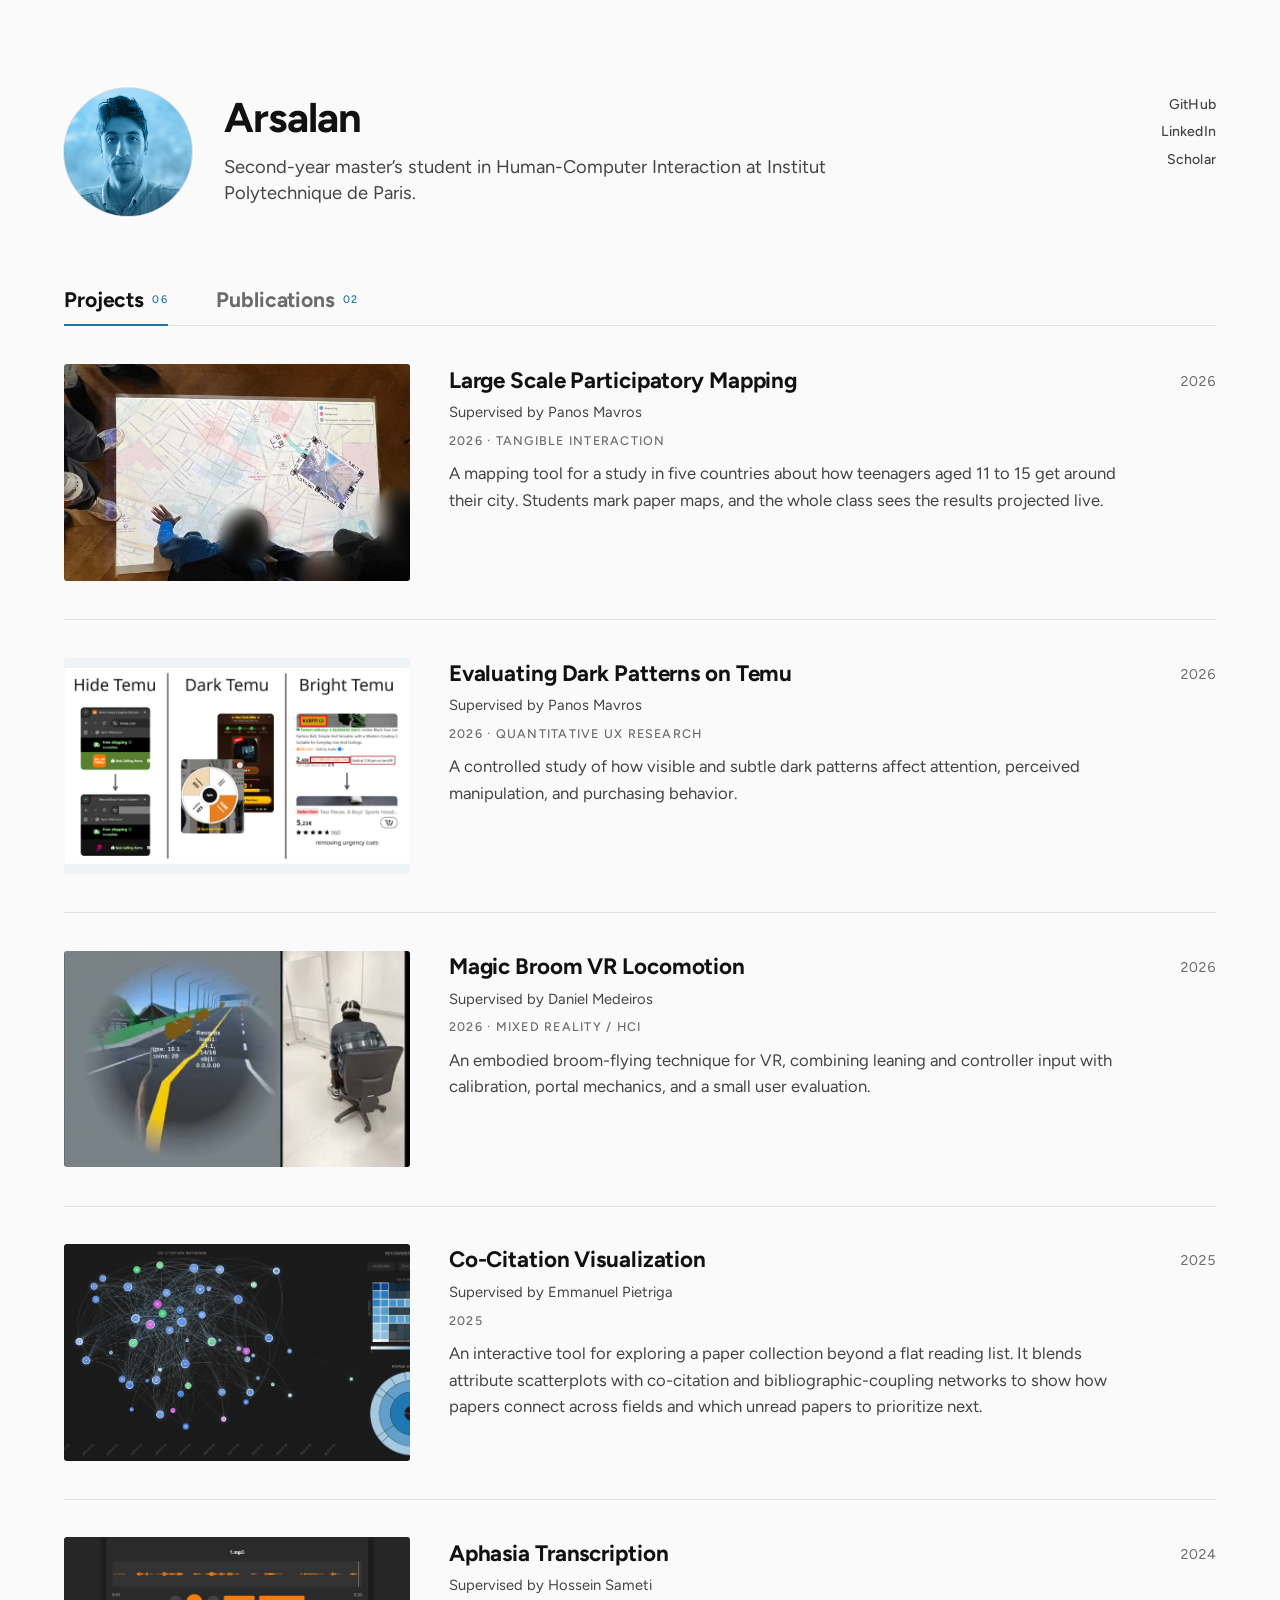
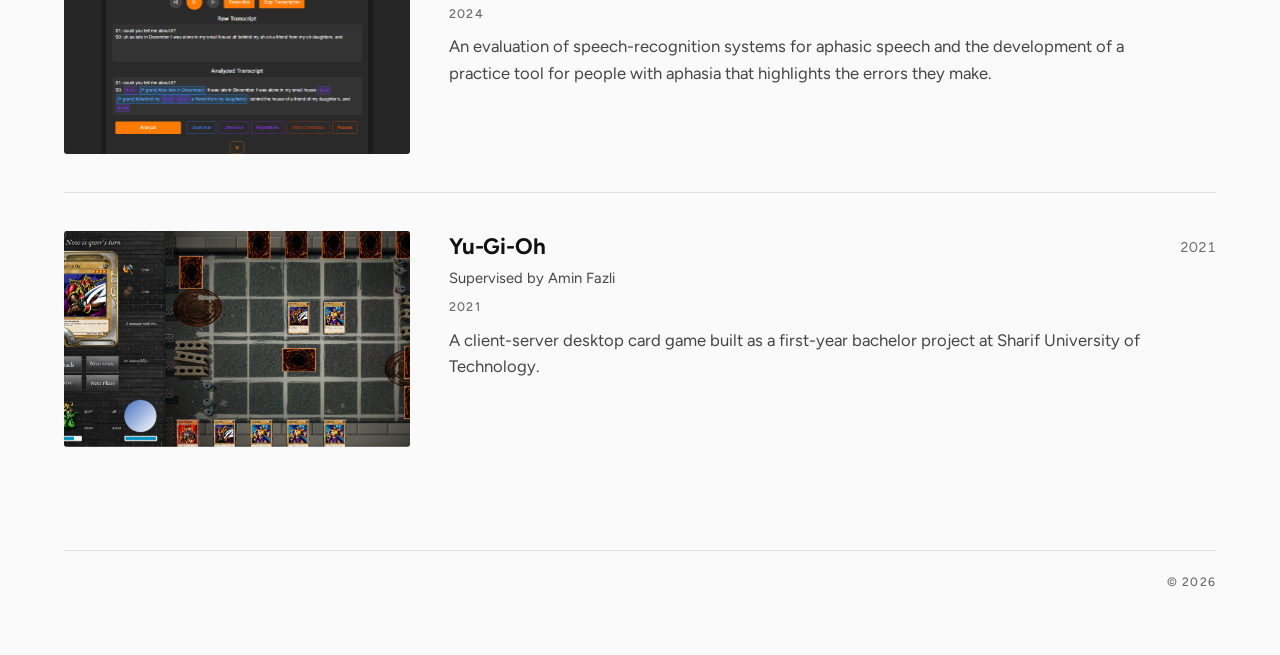
<file: index.html>
<!DOCTYPE html>
<html lang="en" data-theme="light">
<head>
  <meta charset="UTF-8" />
  <meta name="viewport" content="width=device-width, initial-scale=1.0" />
  <title>Arsalan — Index of Work</title>
  <meta name="description" content="Selected work. An index of projects, most recent first." />

  <!-- Fonts: one family throughout — Figtree, from display sizes down to the small caps labels. Degrades gracefully offline. -->
  <link rel="preconnect" href="https://fonts.googleapis.com" />
  <link rel="preconnect" href="https://fonts.gstatic.com" crossorigin />
  <link href="https://fonts.googleapis.com/css2?family=Figtree:ital,wght@0,300..800;1,300..800&display=swap" rel="stylesheet" />

  <link rel="stylesheet" href="style.css" />
</head>
<body>
  <!-- thin hairline that fills as you scroll -->
  <div class="scroll-progress" aria-hidden="true"></div>

  <div class="page">
    <!-- ───────────────  MASTHEAD  ─────────────── -->
    <!-- EDIT: your name + one-line description live here. -->
    <header class="masthead">
      <div class="masthead__id">
        <span class="masthead__portrait">
          <img src="profile.png" alt="Portrait of Arsalan" width="1007" height="1006" />
        </span>
        <div class="masthead__text">
          <h1 class="masthead__name">Arsalan</h1>
          <p class="masthead__bio">Second-year master&rsquo;s student in Human-Computer Interaction at Institut Polytechnique de Paris.</p>
        </div>
      </div>

      <div class="masthead__meta">
        <nav class="links" aria-label="Profiles">
          <a href="https://github.com/Arsalan-Fard" target="_blank" rel="noopener noreferrer">GitHub</a>
          <a href="https://www.linkedin.com/in/arsalan-masoudifard/" target="_blank" rel="noopener noreferrer">LinkedIn</a>
          <a href="https://scholar.google.com/citations?user=Kw-3QMoAAAAJ&hl=en" target="_blank" rel="noopener noreferrer">Scholar</a>
        </nav>
      </div>
    </header>

    <nav class="work-tabs" aria-label="Portfolio sections">
      <div class="work-tabs__rail" role="tablist" aria-label="Work type">
        <button class="work-tab" id="tab-projects" type="button" role="tab" aria-selected="true" aria-controls="panel-projects" tabindex="0" data-tab="projects">
          <span>Projects</span><span class="work-tab__count">06</span>
        </button>
        <button class="work-tab" id="tab-publications" type="button" role="tab" aria-selected="false" aria-controls="panel-publications" tabindex="-1" data-tab="publications">
          <span>Publications</span><span class="work-tab__count">02</span>
        </button>
      </div>
    </nav>

    <!-- ───────────────  INDEX OF WORK  ─────────────── -->
    <main class="index">
      <section class="tab-panel" id="panel-projects" role="tabpanel" aria-labelledby="tab-projects" data-tab-panel="projects">
        <ol class="works">

        <!-- 01 -->
        <li class="work work--current is-hidden" style="--i:0">
          <a class="work__link" href="IMOBYL/index.html">
            <span class="work__thumb">
              <img src="IMOBYL/table-session.jpg" alt="Students leaning over a city map projected onto a table, seen from above, with a street-view card placed on the map" loading="eager" width="1174" height="790" />
            </span>
            <span class="work__body">
              <h2 class="work__title">Large Scale Participatory Mapping</h2>
              <span class="work__supervisor">Supervised by Panos Mavros</span>
              <span class="work__meta">2026 &middot; Tangible interaction</span>
              <p class="work__desc">A mapping tool for a study in five countries about how teenagers aged 11 to 15 get around their city. Students mark paper maps, and the whole class sees the results projected live.</p>
            </span>
            <span class="work__year" aria-hidden="true">2026</span>
          </a>
        </li>

        <!-- 02 -->
        <li class="work is-hidden" style="--i:1">
          <a class="work__link" href="Quant UX/index.html">
            <span class="work__thumb work__thumb--contain work__thumb--paper">
              <img src="Quant UX/Temu1.jpg" alt="The three Temu interface conditions compared in the study: hidden branding, amplified dark patterns, and urgency cues removed" loading="eager" width="1536" height="868" />
            </span>
            <span class="work__body">
              <h2 class="work__title">Evaluating Dark Patterns on Temu</h2>
              <span class="work__supervisor">Supervised by Panos Mavros</span>
              <span class="work__meta">2026 &middot; Quantitative UX Research</span>
              <p class="work__desc">A controlled study of how visible and subtle dark patterns affect attention, perceived manipulation, and purchasing behavior.</p>
            </span>
            <span class="work__year" aria-hidden="true">2026</span>
          </a>
        </li>

        <!-- 03 -->
        <li class="work is-hidden" style="--i:2">
          <a class="work__link" href="VR Locomotion/index.html">
            <span class="work__thumb">
              <img src="VR Locomotion/broom-demo-poster.jpg" alt="Magic Broom VR locomotion demonstration beside the seated participant" loading="lazy" width="800" height="450" />
            </span>
            <span class="work__body">
              <h2 class="work__title">Magic Broom VR Locomotion</h2>
              <span class="work__supervisor">Supervised by Daniel Medeiros</span>
              <span class="work__meta">2026 &middot; Mixed Reality / HCI</span>
              <p class="work__desc">An embodied broom-flying technique for VR, combining leaning and controller input with calibration, portal mechanics, and a small user evaluation.</p>
            </span>
            <span class="work__year" aria-hidden="true">2026</span>
          </a>
        </li>

        <!-- 04 -->
        <li class="work is-hidden" style="--i:3">
          <a class="work__link" href="Paper Visualization/index.html">
            <span class="work__thumb">
              <img src="Paper Visualization/0.5.png" alt="Interactive co-citation network with citation-burst rings, recommendation heatmap, and research-field hierarchy" loading="lazy" width="1881" height="902" />
            </span>
            <span class="work__body">
              <h2 class="work__title">Co-Citation Visualization</h2>
              <span class="work__supervisor">Supervised by Emmanuel Pietriga</span>
              <span class="work__meta">2025</span>
              <p class="work__desc">An interactive tool for exploring a paper collection beyond a flat reading list. It blends attribute scatterplots with co-citation and bibliographic-coupling networks to show how papers connect across fields and which unread papers to prioritize next.</p>
            </span>
            <span class="work__year" aria-hidden="true">2025</span>
          </a>
        </li>

        <!-- 05 -->
        <li class="work is-hidden" style="--i:4">
          <a class="work__link" href="Aphasia/index.html">
            <span class="work__thumb work__thumb--contain">
              <img src="Aphasia/447314947-5bf6c34a-e2f3-4aad-94c4-6ced18934ef1.png" alt="Aphasia transcription demo showing waveform, raw transcript, and analyzed CHAT annotations" loading="lazy" width="1095" height="868" />
            </span>
            <span class="work__body">
              <h2 class="work__title">Aphasia Transcription</h2>
              <span class="work__supervisor">Supervised by Hossein Sameti</span>
              <span class="work__meta">2024</span>
              <p class="work__desc">An evaluation of speech-recognition systems for aphasic speech and the development of a practice tool for people with aphasia that highlights the errors they make.</p>
            </span>
            <span class="work__year" aria-hidden="true">2024</span>
          </a>
        </li>

        <!-- 06 -->
        <li class="work is-hidden" style="--i:5">
          <a class="work__link" href="YuGiOh/index.html">
            <span class="work__thumb">
              <img src="YuGiOh/2.png" alt="Yu-Gi-Oh JavaFX duel board in play" loading="lazy" width="1267" height="707" />
            </span>
            <span class="work__body">
              <h2 class="work__title">Yu-Gi-Oh</h2>
              <span class="work__supervisor">Supervised by Amin Fazli</span>
              <span class="work__meta">2021</span>
              <p class="work__desc">A client-server desktop card game built as a first-year bachelor project at Sharif University of Technology.</p>
            </span>
            <span class="work__year" aria-hidden="true">2021</span>
          </a>
        </li>

        </ol>
      </section>

      <section class="tab-panel publications-panel" id="panel-publications" role="tabpanel" aria-labelledby="tab-publications" data-tab-panel="publications" hidden>
        <ol class="works publications-list">
          <li class="work is-hidden" style="--i:0">
            <a class="work__link" href="Digital Participatory Mapping/index.html">
              <span class="work__thumb work__thumb--contain work__thumb--paper">
                <img src="Digital Participatory Mapping/nordichi26adjunct-61-fig1.jpg" alt="Participatory mapping workshop setup with a projected tabletop map, and the four marker triggers" loading="eager" width="1121" height="696" />
              </span>
              <span class="work__body">
                <h2 class="work__title">Toward Low-Barrier Participatory Mapping Workshops</h2>
                <span class="work__meta">2026 &middot; NordiCHI &rsquo;26 Adjunct &middot; Tangible interaction</span>
                <p class="work__desc">Marker-based cardboard tools that turn an ordinary table into a projected, interactive map, with four triggering mechanisms tested across three workshops.</p>
              </span>
              <span class="work__year" aria-hidden="true">2026</span>
            </a>
          </li>

          <li class="work is-hidden" style="--i:1">
            <a class="work__link" href="Graph-RAG/index.html">
              <span class="work__thumb work__thumb--contain work__thumb--paper">
                <img src="Graph-RAG/396803948-e0079fed-b36f-4817-831f-4a8ea2b2416b.png" alt="Graph-RAG workflow for indexing cross-reference documents and evaluating software requirements" loading="lazy" width="1872" height="1015" />
              </span>
              <span class="work__body">
                <h2 class="work__title">Graph-RAG for Software Requirement Specfication</h2>
                <span class="work__meta">2024 &middot; arXiv:2412.08593 &middot; cs.SE / cs.IR</span>
                <p class="work__desc">A Graph-RAG and prompt-engineering framework for automated requirement traceability and compliance checks in Software Requirements Specifications.</p>
              </span>
              <span class="work__year" aria-hidden="true">2024</span>
            </a>
          </li>
        </ol>
      </section>
    </main>

    <footer class="colophon">
      <span>© <span data-year>2026</span></span>
    </footer>
  </div>

  <script src="script.js"></script>
</body>
</html>
</file>
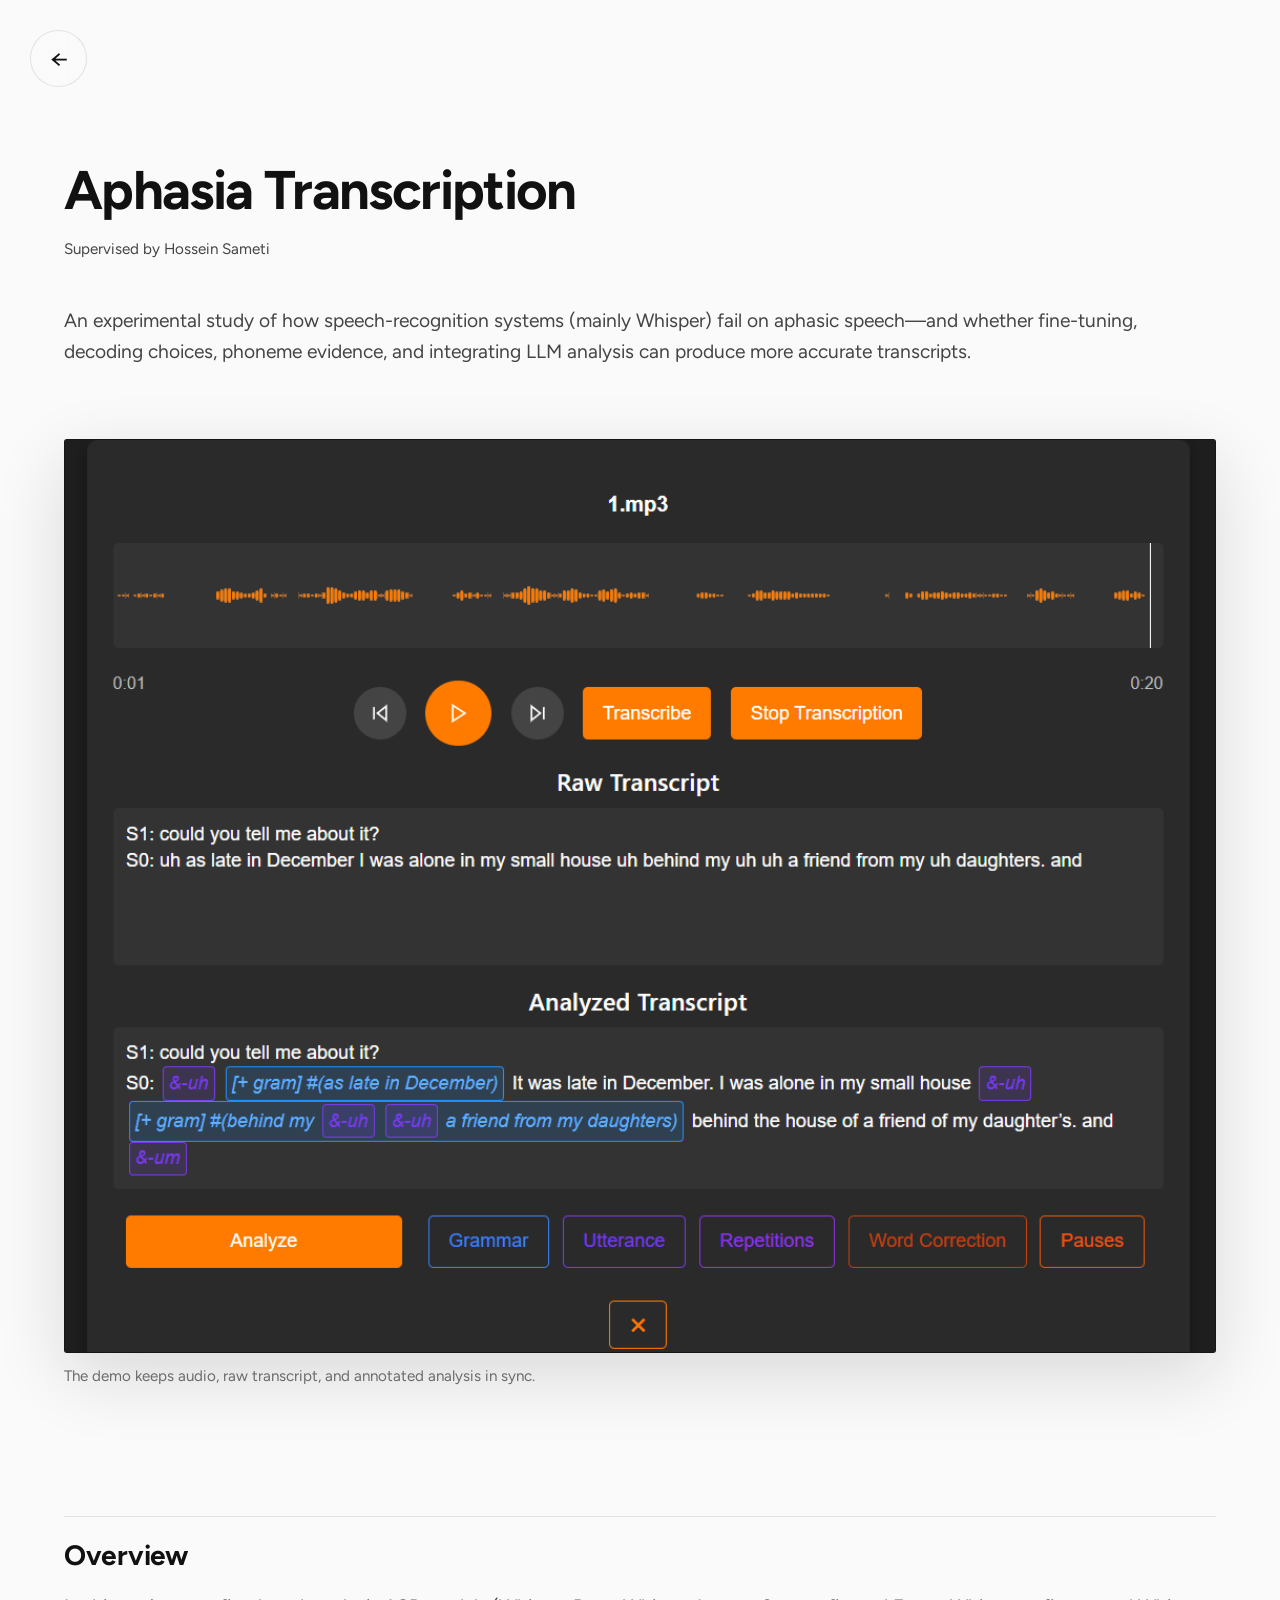
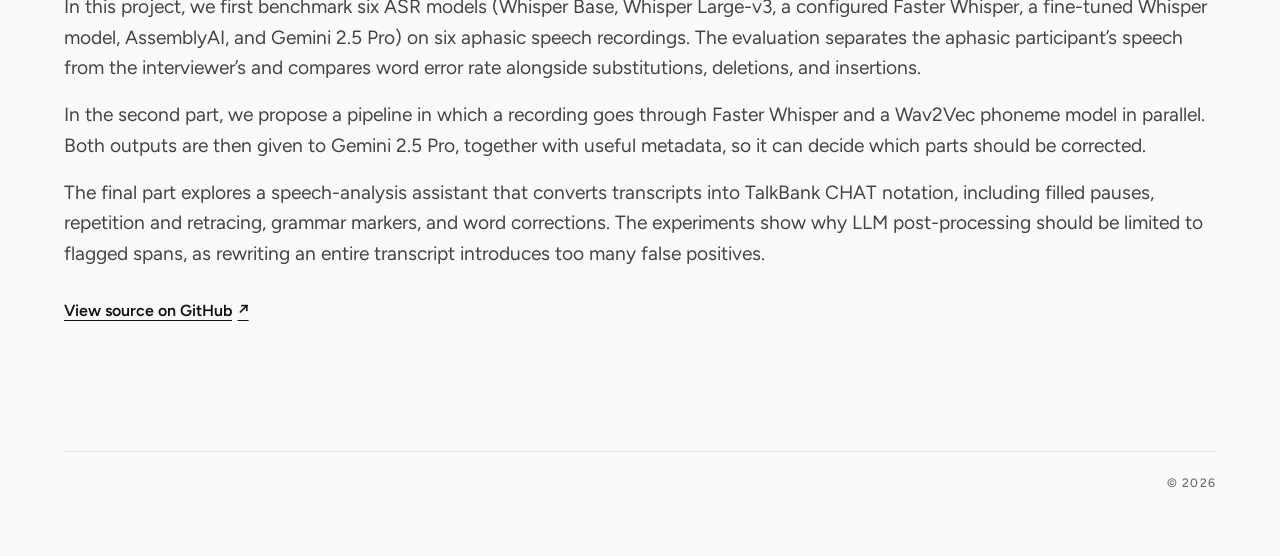
<file: Aphasia/index.html>
<!DOCTYPE html>
<html lang="en" data-theme="light">
<head>
  <meta charset="UTF-8" />
  <meta name="viewport" content="width=device-width, initial-scale=1.0" />
  <title>Aphasia Transcription &mdash; Arsalan</title>
  <meta name="description" content="Research on ASR accuracy, critical mistranscriptions, hallucinations, and CHAT-format analysis for aphasic speech." />

  <link rel="preconnect" href="https://fonts.googleapis.com" />
  <link rel="preconnect" href="https://fonts.gstatic.com" crossorigin />
  <link href="https://fonts.googleapis.com/css2?family=Figtree:ital,wght@0,300..800;1,300..800&display=swap" rel="stylesheet" />

  <link rel="stylesheet" href="../style.css" />
  <link rel="stylesheet" href="project.css" />
</head>
<body>
  <div class="scroll-progress" aria-hidden="true"></div>

  <div class="page project-page">
    <a class="back-button" href="../index.html" aria-label="Back to index of work">
      <span class="back-button__arrow" aria-hidden="true">&larr;</span>
    </a>

    <main>
      <header class="project-intro">
        <h1 class="project-title">Aphasia Transcription</h1>
        <p class="project-supervisor">Supervised by Hossein Sameti</p>
        <p class="project-lede">An experimental study of how speech-recognition systems (mainly Whisper) fail on aphasic speech&mdash;and whether fine-tuning, decoding choices, phoneme evidence, and integrating LLM analysis can produce more accurate transcripts.</p>
      </header>

      <figure class="project-figure project-figure--hero">
        <img src="447314947-5bf6c34a-e2f3-4aad-94c4-6ced18934ef1.png" alt="Aphasia transcription demo showing an audio waveform, raw transcript, and analyzed transcript with highlighted annotations" width="1095" height="868" />
        <figcaption>The demo keeps audio, raw transcript, and annotated analysis in sync.</figcaption>
      </figure>

      <section class="project-summary" aria-labelledby="overview-title">
        <h2 id="overview-title">Overview</h2>
        <div class="project-summary__body">
          <p>In this project, we first benchmark six ASR models (Whisper Base, Whisper Large-v3, a configured Faster Whisper, a fine-tuned Whisper model, AssemblyAI, and Gemini 2.5 Pro) on six aphasic speech recordings. The evaluation separates the aphasic participant&rsquo;s speech from the interviewer&rsquo;s and compares word error rate alongside substitutions, deletions, and insertions.</p>
          <p>In the second part, we propose a pipeline in which a recording goes through Faster Whisper and a Wav2Vec phoneme model in parallel. Both outputs are then given to Gemini 2.5 Pro, together with useful metadata, so it can decide which parts should be corrected.</p>
          <p>The final part explores a speech-analysis assistant that converts transcripts into TalkBank CHAT notation, including filled pauses, repetition and retracing, grammar markers, and word corrections. The experiments show why LLM post-processing should be limited to flagged spans, as rewriting an entire transcript introduces too many false positives.</p>

          <div class="project-actions">
            <a class="source-link" href="https://github.com/Arsalan-Fard/Aphasia-Transcription" target="_blank" rel="noopener noreferrer">View source on GitHub <span aria-hidden="true">&nearr;</span></a>
          </div>
        </div>
      </section>

    </main>

    <footer class="project-footer">
      <span>&copy; <span data-year>2026</span></span>
    </footer>
  </div>

  <script src="../script.js"></script>
</body>
</html>
</file>
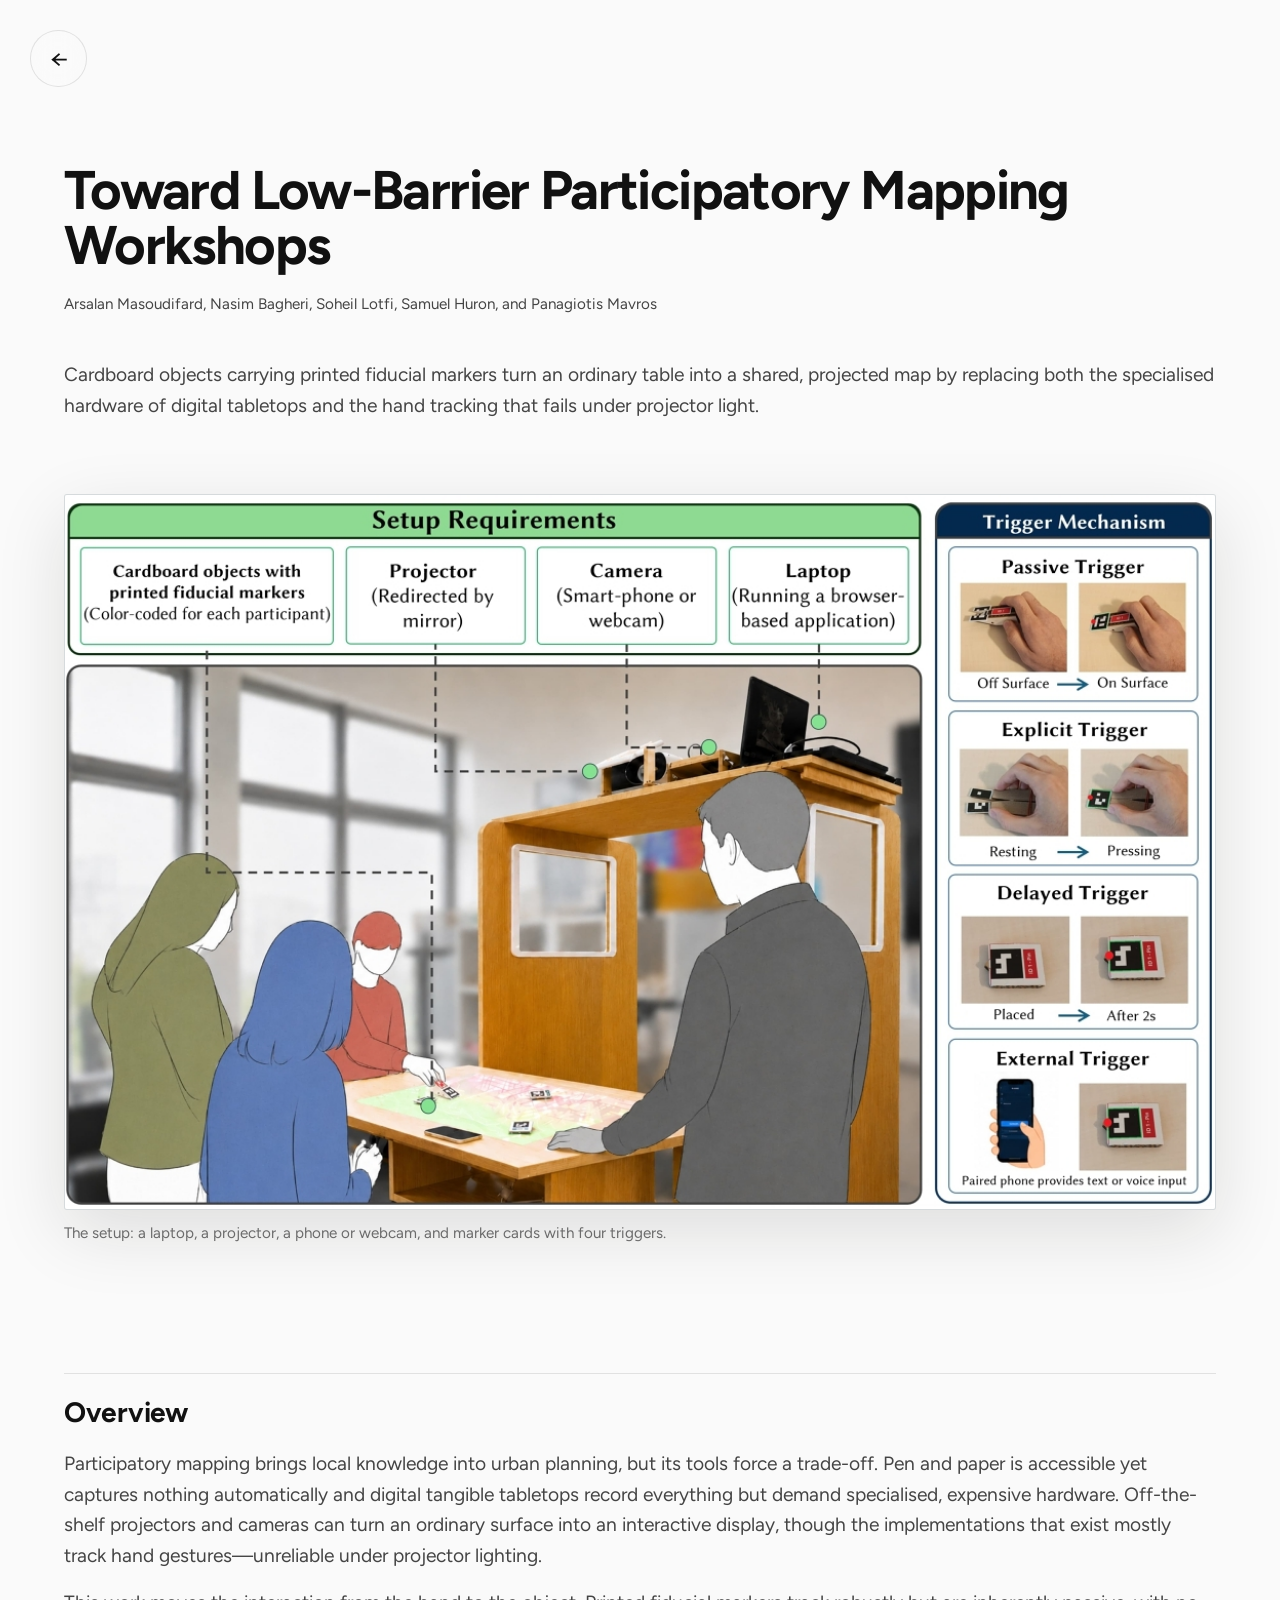
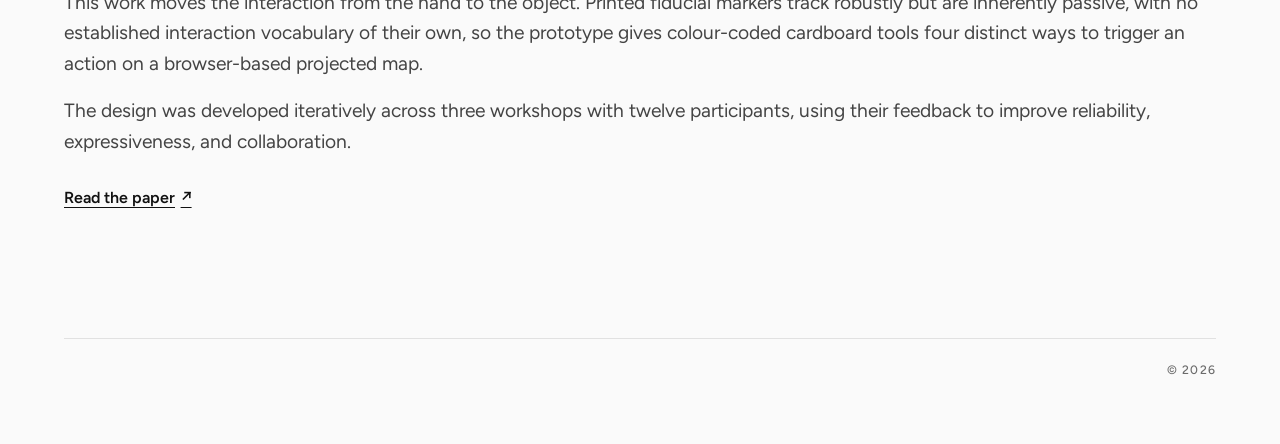
<file: Digital Participatory Mapping/index.html>
<!DOCTYPE html>
<html lang="en" data-theme="light">
<head>
  <meta charset="UTF-8" />
  <meta name="viewport" content="width=device-width, initial-scale=1.0" />
  <title>Low-Barrier Participatory Mapping &mdash; Arsalan</title>
  <meta name="description" content="A NordiCHI '26 Adjunct publication on marker-based tangible interaction for projected tabletops, developed through three participatory mapping workshops." />

  <link rel="preconnect" href="https://fonts.googleapis.com" />
  <link rel="preconnect" href="https://fonts.gstatic.com" crossorigin />
  <link href="https://fonts.googleapis.com/css2?family=Figtree:ital,wght@0,300..800;1,300..800&display=swap" rel="stylesheet" />

  <link rel="stylesheet" href="../style.css" />
  <link rel="stylesheet" href="project.css" />
</head>
<body>
  <div class="scroll-progress" aria-hidden="true"></div>

  <div class="page project-page">
    <a class="back-button" href="../index.html#publications" aria-label="Back to Publications">
      <span class="back-button__arrow" aria-hidden="true">&larr;</span>
    </a>

    <main>
      <header class="project-intro">
        <h1 class="project-title">Toward Low-Barrier Participatory Mapping Workshops</h1>
        <p class="project-authors">Arsalan Masoudifard, Nasim Bagheri, Soheil Lotfi, Samuel Huron, and Panagiotis Mavros</p>
        <p class="project-lede">Cardboard objects carrying printed fiducial markers turn an ordinary table into a shared, projected map by replacing both the specialised hardware of digital tabletops and the hand tracking that fails under projector light.</p>
      </header>

      <figure class="project-figure project-figure--hero">
        <img src="nordichi26adjunct-61-fig1.jpg" alt="Workshop setup diagram: participants around a table with a projected map, a laptop, projector and camera above it, alongside four panels illustrating the passive, explicit, delayed, and external triggers" width="1121" height="696" />
        <figcaption>The setup: a laptop, a projector, a phone or webcam, and marker cards with four triggers.</figcaption>
      </figure>

      <section class="project-summary" aria-labelledby="overview-title">
        <h2 id="overview-title">Overview</h2>
        <div class="project-summary__body">
          <p>Participatory mapping brings local knowledge into urban planning, but its tools force a trade-off. Pen and paper is accessible yet captures nothing automatically and digital tangible tabletops record everything but demand specialised, expensive hardware. Off-the-shelf projectors and cameras can turn an ordinary surface into an interactive display, though the implementations that exist mostly track hand gestures&mdash;unreliable under projector lighting.</p>
          <p>This work moves the interaction from the hand to the object. Printed fiducial markers track robustly but are inherently passive, with no established interaction vocabulary of their own, so the prototype gives colour-coded cardboard tools four distinct ways to trigger an action on a browser-based projected map.</p>
          <p>The design was developed iteratively across three workshops with twelve participants, using their feedback to improve reliability, expressiveness, and collaboration.</p>
        
          <div class="project-actions">
            <a class="source-link" href="https://camps.aptaracorp.com/ACM_PMS/PMS/ACM/NORDICHI26ADJUNCT/61/b1f49fdc-8458-11f1-b513-16ffd757ba29/OUT/nordichi26adjunct-61.html" target="_blank" rel="noopener noreferrer">Read the paper <span aria-hidden="true">&nearr;</span></a>
          </div>
        </div>
      </section>

    
    </main>

    <footer class="project-footer">
      <span>&copy; <span data-year>2026</span></span>
    </footer>
  </div>

  <script src="../script.js"></script>
</body>
</html>
</file>
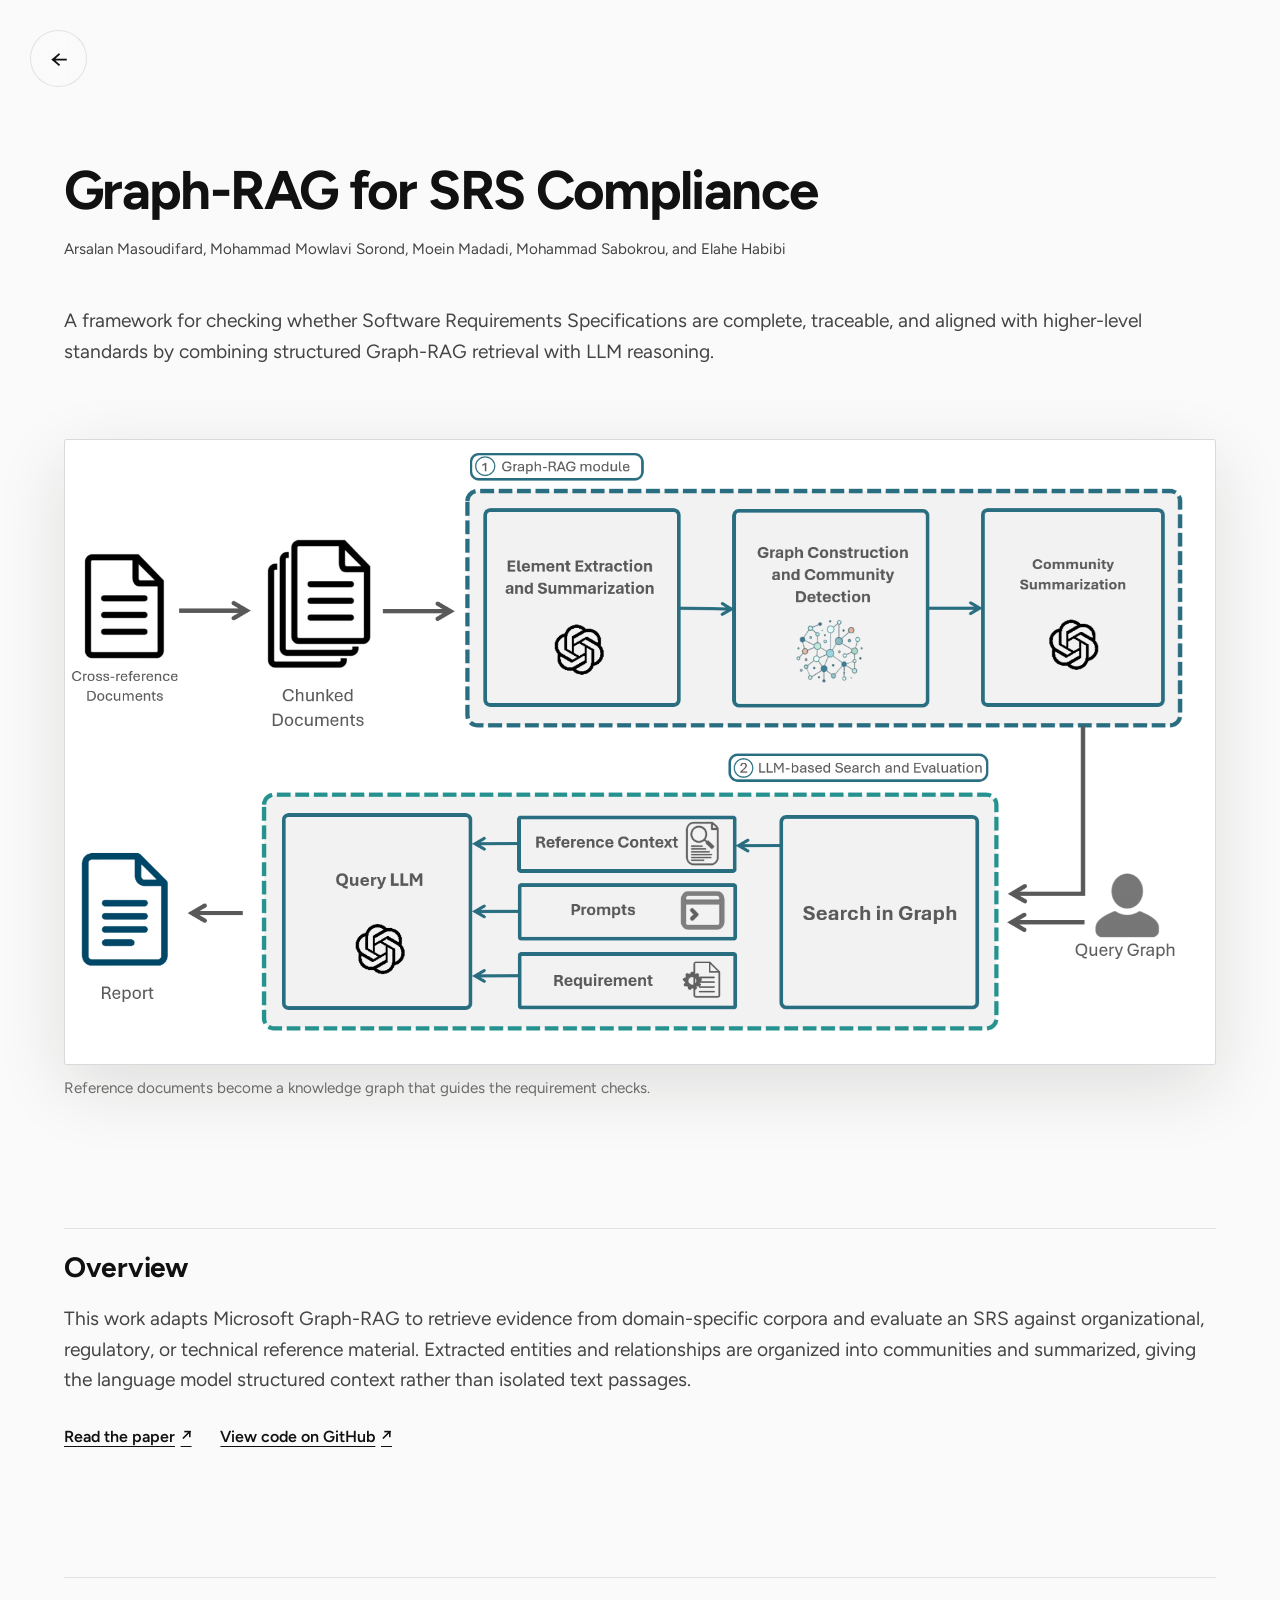
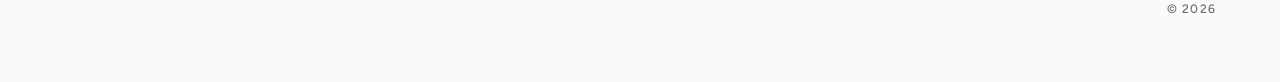
<file: Graph-RAG/index.html>
<!DOCTYPE html>
<html lang="en" data-theme="light">
<head>
  <meta charset="UTF-8" />
  <meta name="viewport" content="width=device-width, initial-scale=1.0" />
  <title>Graph-RAG for SRS Compliance &mdash; Arsalan</title>
  <meta name="description" content="A publication on combining Graph-RAG with Chain-of-Thought and Tree-of-Thought prompting for automated SRS traceability and compliance checks." />

  <link rel="preconnect" href="https://fonts.googleapis.com" />
  <link rel="preconnect" href="https://fonts.gstatic.com" crossorigin />
  <link href="https://fonts.googleapis.com/css2?family=Figtree:ital,wght@0,300..800;1,300..800&display=swap" rel="stylesheet" />

  <link rel="stylesheet" href="../style.css" />
  <link rel="stylesheet" href="project.css" />
</head>
<body>
  <div class="scroll-progress" aria-hidden="true"></div>

  <div class="page project-page">
    <a class="back-button" href="../index.html#publications" aria-label="Back to Publications">
      <span class="back-button__arrow" aria-hidden="true">&larr;</span>
    </a>

    <main>
      <header class="project-intro">
        <h1 class="project-title">Graph-RAG for SRS Compliance</h1>
        <p class="project-authors">Arsalan Masoudifard, Mohammad Mowlavi Sorond, Moein Madadi, Mohammad Sabokrou, and Elahe Habibi</p>
        <p class="project-lede">A framework for checking whether Software Requirements Specifications are complete, traceable, and aligned with higher-level standards by combining structured Graph-RAG retrieval with LLM reasoning.</p>
      </header>

      <figure class="project-figure project-figure--hero">
        <img src="396803948-e0079fed-b36f-4817-831f-4a8ea2b2416b.png" alt="Graph-RAG workflow from cross-reference documents through graph construction, community summaries, retrieval, and LLM evaluation" width="1872" height="1015" />
        <figcaption>Reference documents become a knowledge graph that guides the requirement checks.</figcaption>
      </figure>

      <section class="project-summary" aria-labelledby="overview-title">
        <h2 id="overview-title">Overview</h2>
        <div class="project-summary__body">
          <p>This work adapts Microsoft Graph-RAG to retrieve evidence from domain-specific corpora and evaluate an SRS against organizational, regulatory, or technical reference material. Extracted entities and relationships are organized into communities and summarized, giving the language model structured context rather than isolated text passages.</p>

         

          <div class="project-actions">
            <a class="source-link" href="https://arxiv.org/abs/2412.08593" target="_blank" rel="noopener noreferrer">Read the paper <span aria-hidden="true">&nearr;</span></a>
            <a class="source-link" href="https://github.com/Arsalan-Fard/GRAG_LLM_SRS" target="_blank" rel="noopener noreferrer">View code on GitHub <span aria-hidden="true">&nearr;</span></a>
          </div>
        </div>
      </section>

    
    </main>

    <footer class="project-footer">
      <span>&copy; <span data-year>2026</span></span>
    </footer>
  </div>

  <script src="../script.js"></script>
</body>
</html>
</file>
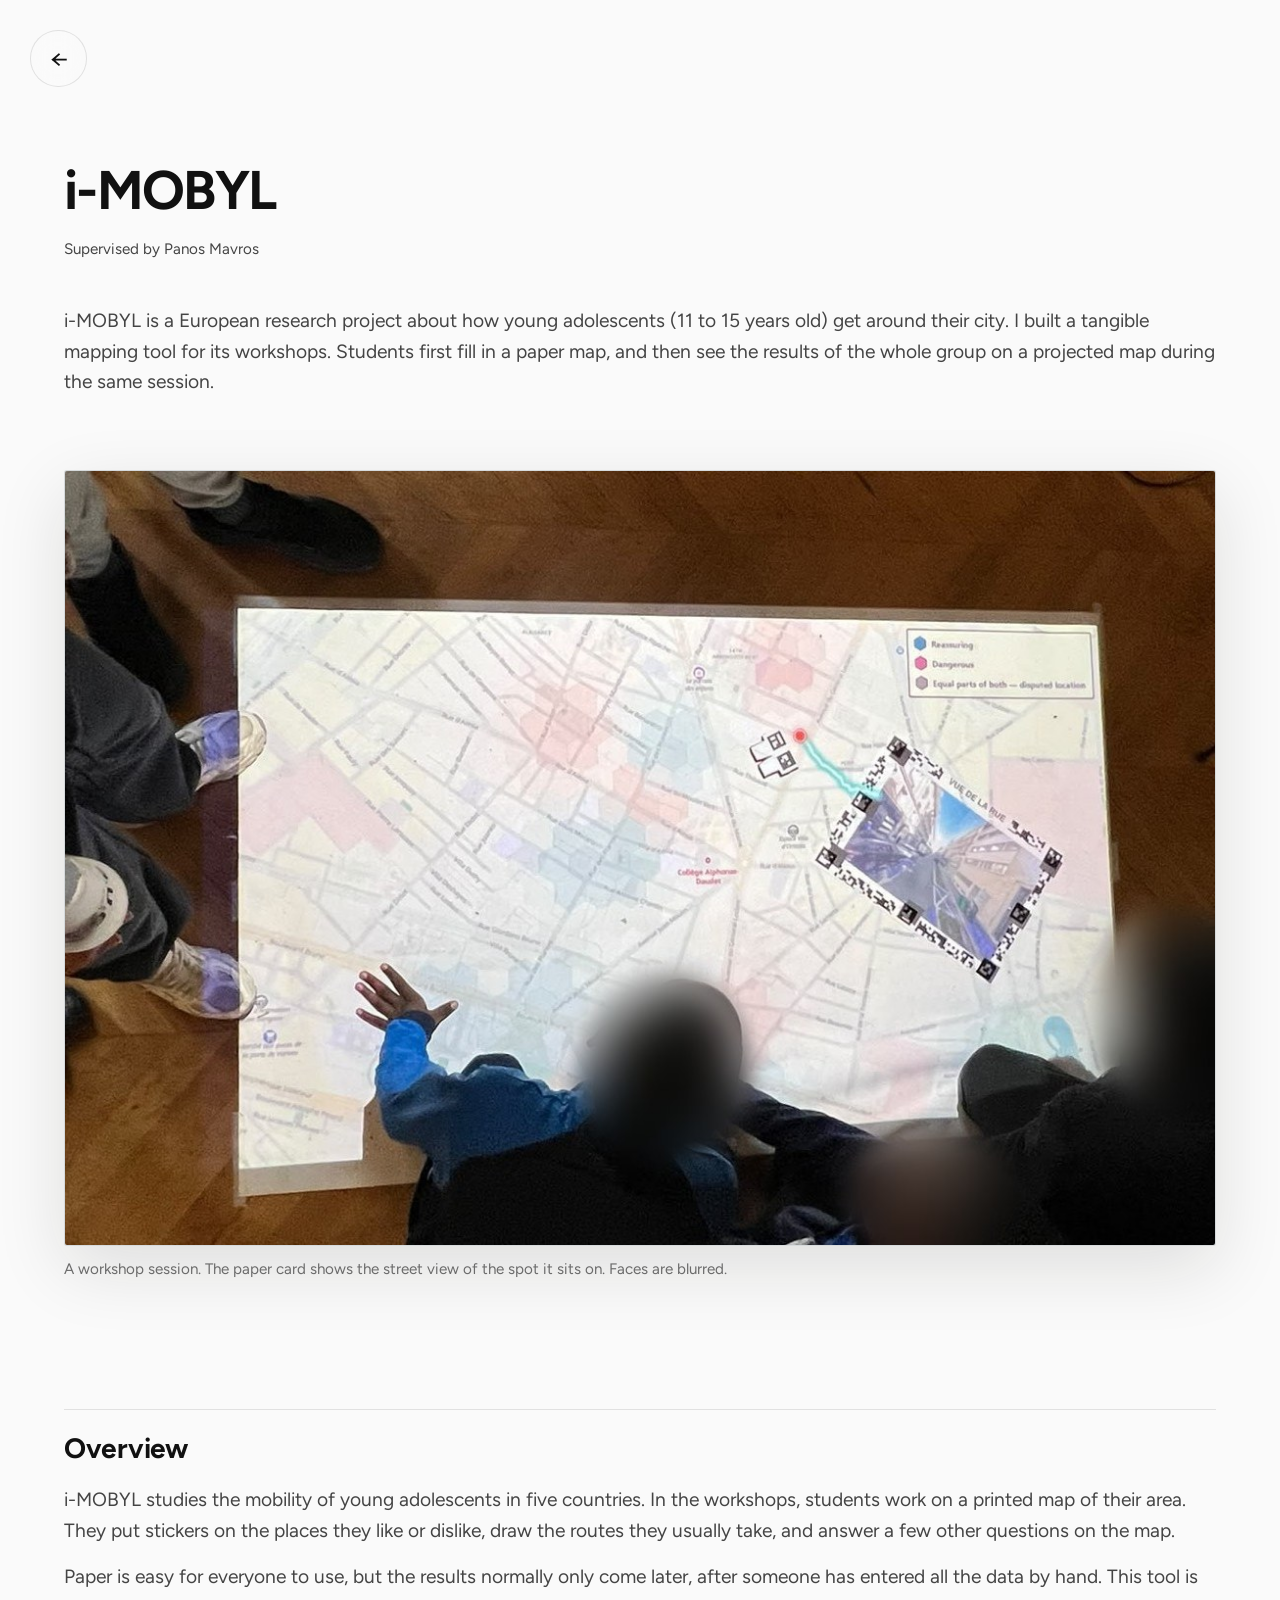
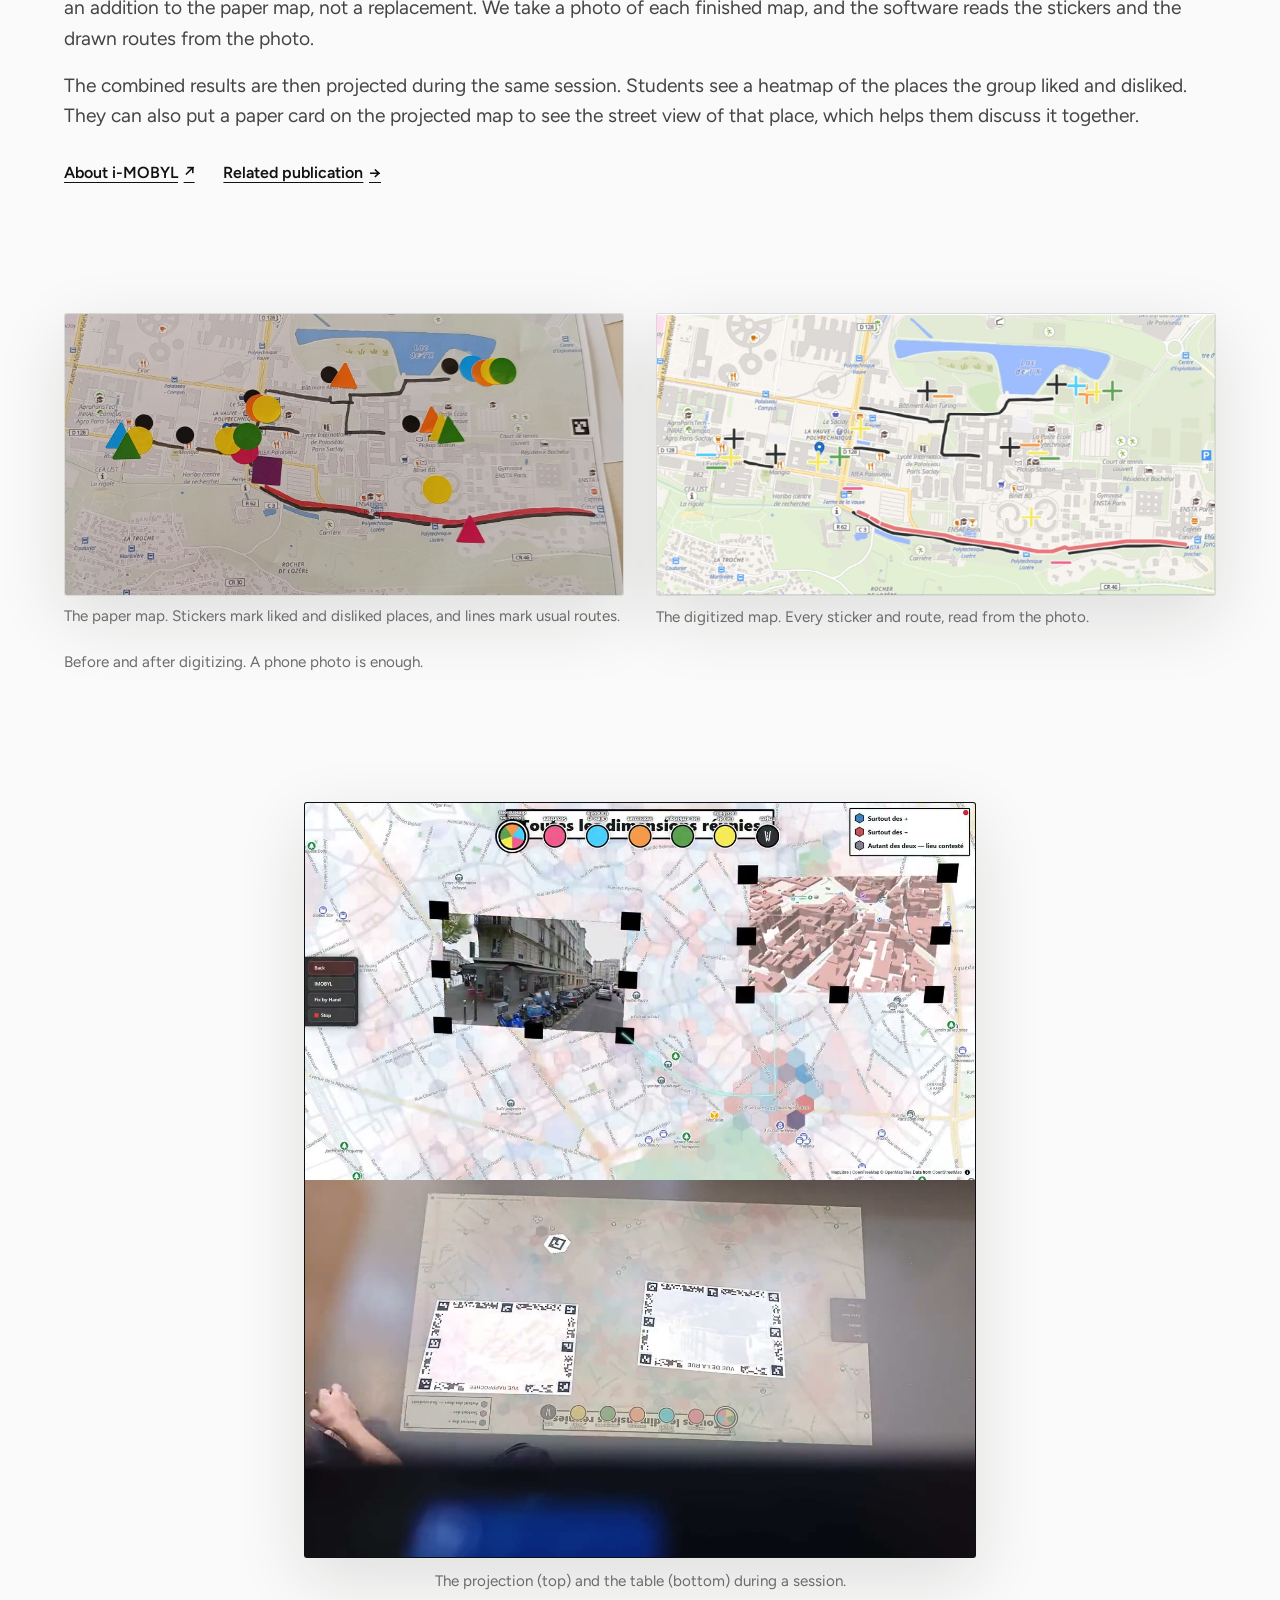
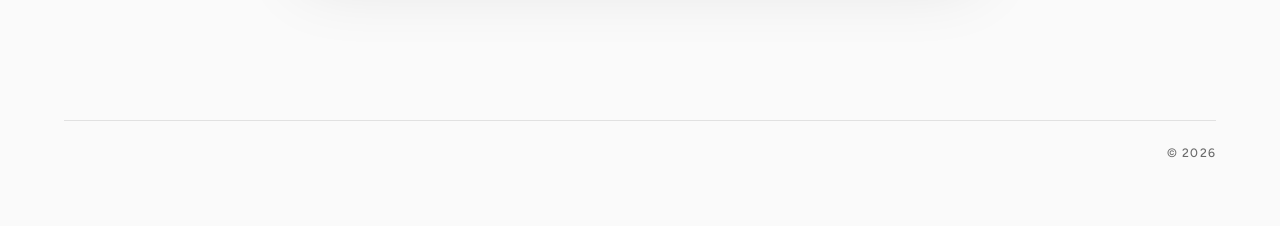
<file: IMOBYL/index.html>
<!DOCTYPE html>
<html lang="en" data-theme="light">
<head>
  <meta charset="UTF-8" />
  <meta name="viewport" content="width=device-width, initial-scale=1.0" />
  <title>Large Scale Participatory Mapping &mdash; Arsalan</title>
  <meta name="description" content="A tangible mapping tool for the i-MOBYL workshops. Students aged 11 to 15 fill in a paper map and see the results of the whole group on a projected map during the same session." />

  <link rel="preconnect" href="https://fonts.googleapis.com" />
  <link rel="preconnect" href="https://fonts.gstatic.com" crossorigin />
  <link href="https://fonts.googleapis.com/css2?family=Figtree:ital,wght@0,300..800;1,300..800&display=swap" rel="stylesheet" />

  <link rel="stylesheet" href="../style.css" />
  <link rel="stylesheet" href="project.css" />
</head>
<body>
  <div class="scroll-progress" aria-hidden="true"></div>

  <div class="page project-page">
    <a class="back-button" href="../index.html#projects" aria-label="Back to Projects">
      <span class="back-button__arrow" aria-hidden="true">&larr;</span>
    </a>

    <main>
      <header class="project-intro">
        <h1 class="project-title">i-MOBYL</h1>
        <p class="project-supervisor">Supervised by Panos Mavros</p>
        <p class="project-lede">i-MOBYL is a European research project about how young adolescents (11 to 15 years old) get around their city. I built a tangible mapping tool for its workshops. Students first fill in a paper map, and then see the results of the whole group on a projected map during the same session.</p>
      </header>

      <figure class="project-figure project-figure--hero">
        <img src="table-session.jpg" alt="Students leaning over a city map projected onto a table, seen from above, with a street-view card placed on the map" width="1174" height="790" />
        <figcaption>A workshop session. The paper card shows the street view of the spot it sits on. Faces are blurred.</figcaption>
      </figure>

      <section class="project-summary" aria-labelledby="overview-title">
        <h2 id="overview-title">Overview</h2>
        <div class="project-summary__body">
          <p>i-MOBYL studies the mobility of young adolescents in five countries. In the workshops, students work on a printed map of their area. They put stickers on the places they like or dislike, draw the routes they usually take, and answer a few other questions on the map.</p>
          <p>Paper is easy for everyone to use, but the results normally only come later, after someone has entered all the data by hand. This tool is an addition to the paper map, not a replacement. We take a photo of each finished map, and the software reads the stickers and the drawn routes from the photo.</p>
          <p>The combined results are then projected during the same session. Students see a heatmap of the places the group liked and disliked. They can also put a paper card on the projected map to see the street view of that place, which helps them discuss it together.</p>

          <div class="project-actions">
            <a class="source-link" href="https://www.i-mobyl.eu/" target="_blank" rel="noopener noreferrer">About i-MOBYL <span aria-hidden="true">&nearr;</span></a>
            <a class="source-link" href="../Digital Participatory Mapping/index.html">Related publication <span aria-hidden="true">&rarr;</span></a>
          </div>
        </div>
      </section>

      <figure class="project-figure project-figure--pair">
        <div class="map-pair">
          <figure>
            <img src="paper-map.jpg" alt="A printed neighbourhood map covered in coloured circle, triangle and square stickers, with routes drawn over it in black and red marker" loading="lazy" width="1600" height="806" />
            <figcaption>The paper map. Stickers mark liked and disliked places, and lines mark usual routes.</figcaption>
          </figure>
          <figure>
            <img src="digitized-map.jpg" alt="The same map area in the tool, with the stickers shown as coloured crosses and the routes as lines" loading="lazy" width="903" height="455" />
            <figcaption>The digitized map. Every sticker and route, read from the photo.</figcaption>
          </figure>
        </div>
        <figcaption>Before and after digitizing. A phone photo is enough.</figcaption>
      </figure>


      <figure class="project-figure project-figure--tall">
        <video src="session-tool.mp4" poster="session-tool-poster.jpg"
          width="1280" height="1440" autoplay muted loop playsinline preload="metadata"
          aria-label="The mapping tool in use. The top half shows the projected map with a heatmap, the bottom half shows the table with paper cards that display street view and a 3D view"></video>
        <figcaption>The projection (top) and the table (bottom) during a session.</figcaption>
      </figure>
    </main>

    <footer class="project-footer">
      <span>&copy; <span data-year>2026</span></span>
    </footer>
  </div>

  <script src="../script.js"></script>
</body>
</html>
</file>
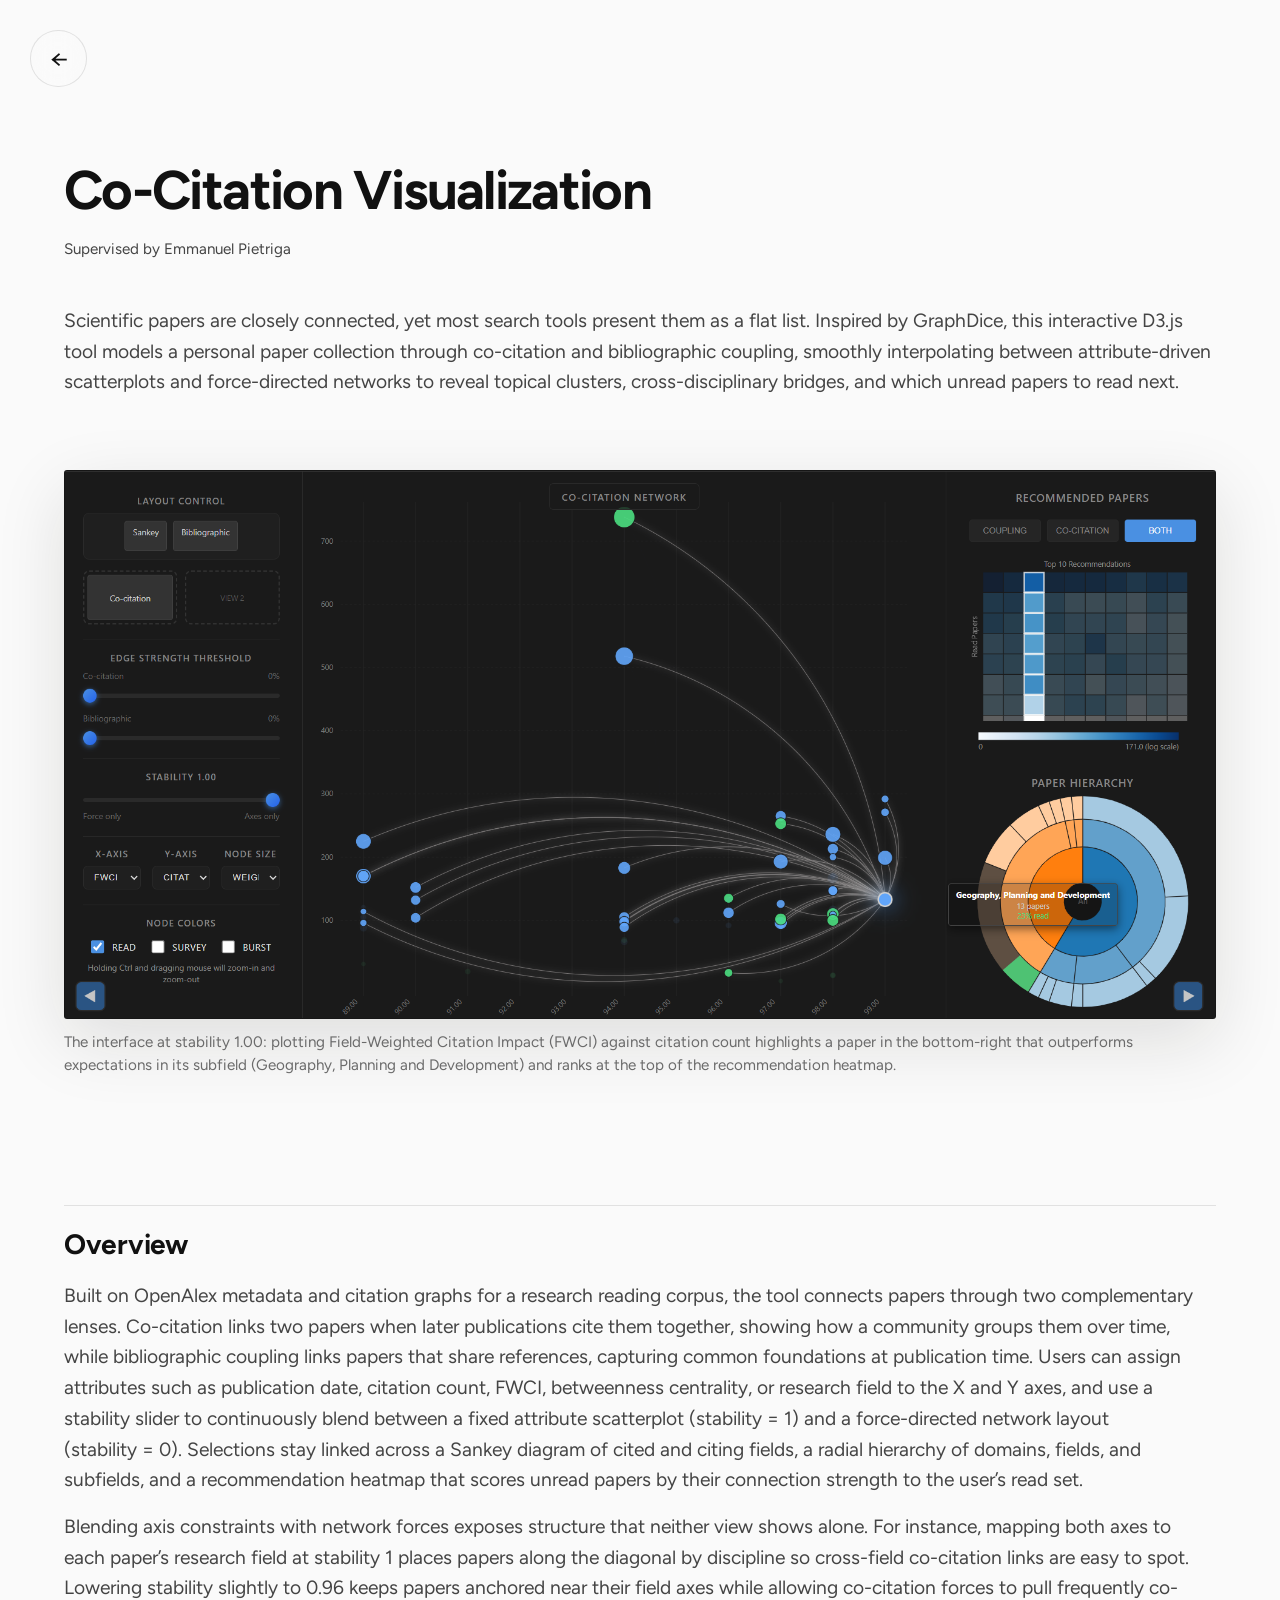
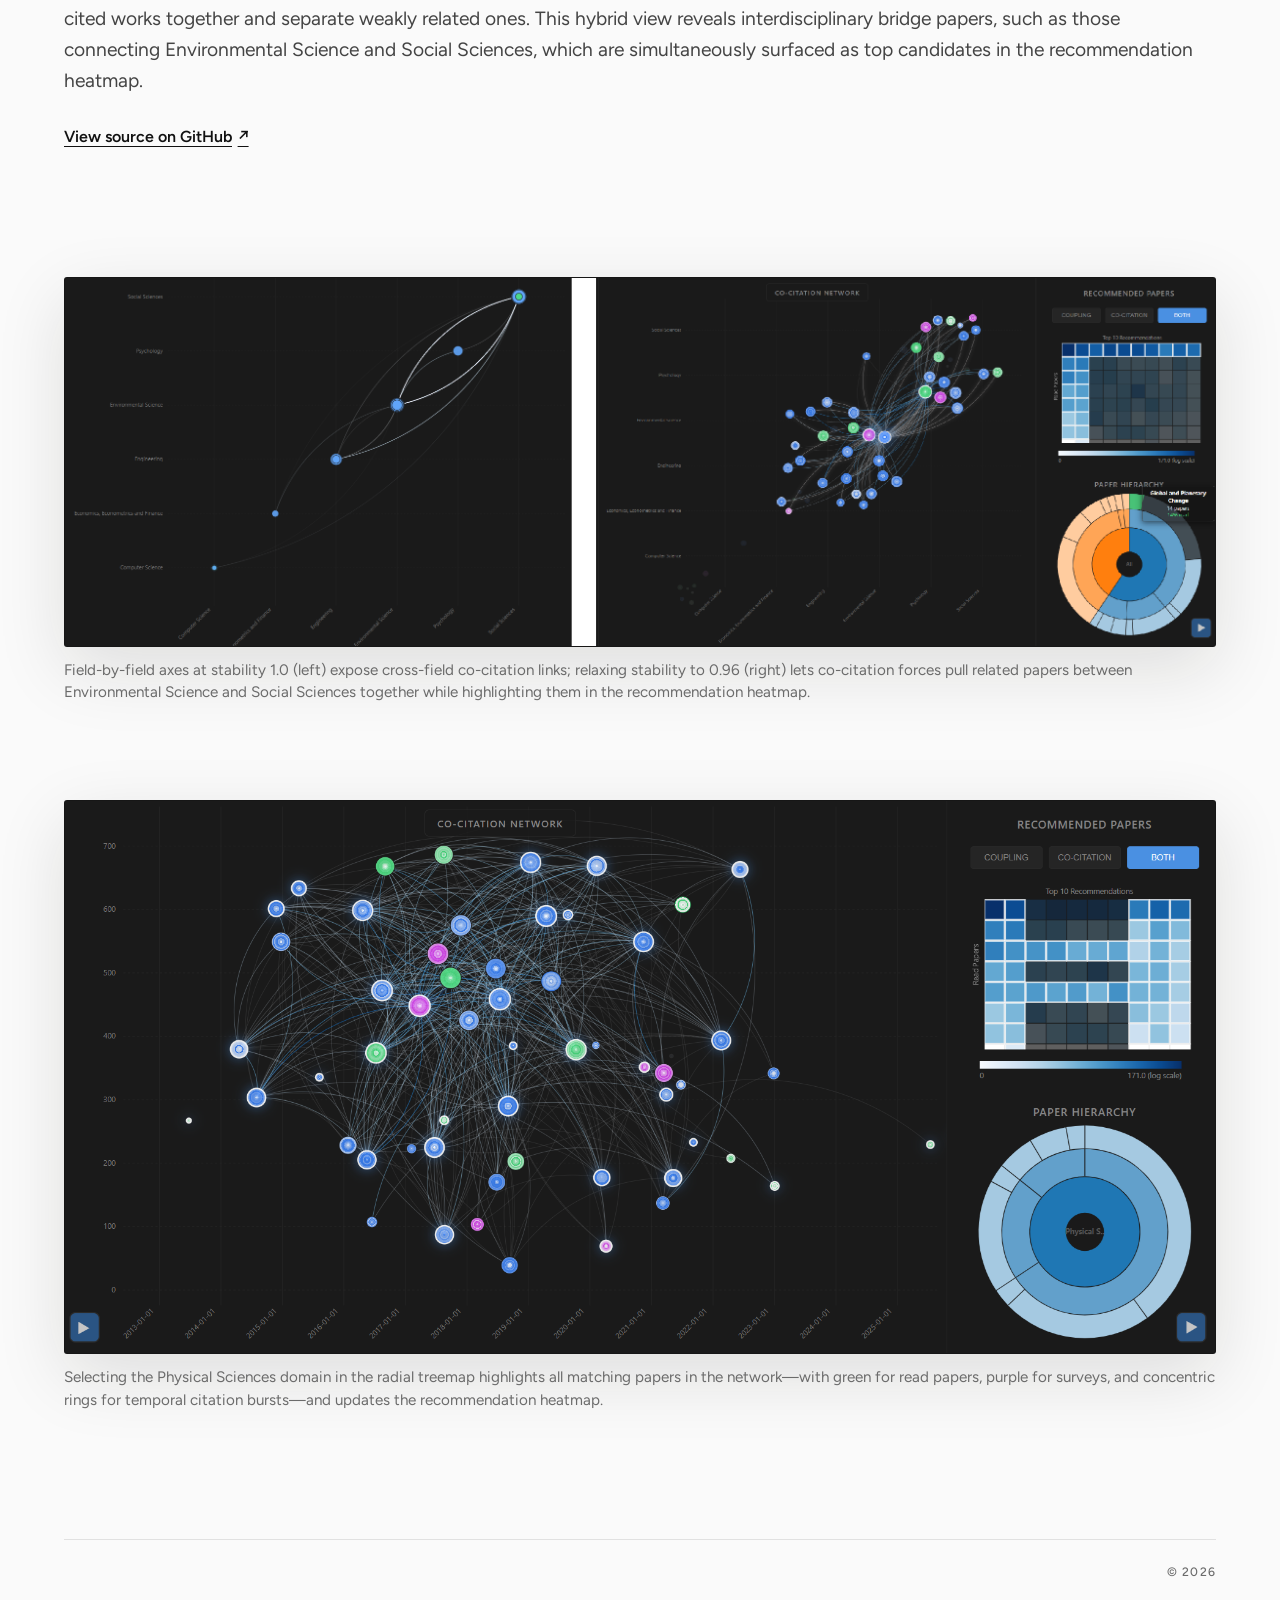
<file: Paper Visualization/index.html>
<!DOCTYPE html>
<html lang="en" data-theme="light">
<head>
  <meta charset="UTF-8" />
  <meta name="viewport" content="width=device-width, initial-scale=1.0" />
  <title>Co-Citation Visualization &mdash; Arsalan</title>
  <meta name="description" content="An interactive D3.js tool for exploratory literature search through co-citation, bibliographic coupling, citation flow, and coordinated recommendations." />

  <link rel="preconnect" href="https://fonts.googleapis.com" />
  <link rel="preconnect" href="https://fonts.gstatic.com" crossorigin />
  <link href="https://fonts.googleapis.com/css2?family=Figtree:ital,wght@0,300..800;1,300..800&display=swap" rel="stylesheet" />

  <link rel="stylesheet" href="../style.css" />
  <link rel="stylesheet" href="project.css" />
</head>
<body>
  <div class="scroll-progress" aria-hidden="true"></div>

  <div class="page project-page">
    <a class="back-button" href="../index.html#projects" aria-label="Back to Projects">
      <span class="back-button__arrow" aria-hidden="true">&larr;</span>
    </a>

    <main>
      <header class="project-intro">
        <h1 class="project-title">Co-Citation Visualization</h1>
        <p class="project-supervisor">Supervised by Emmanuel Pietriga</p>
        <p class="project-lede">Scientific papers are closely connected, yet most search tools present them as a flat list. Inspired by GraphDice, this interactive D3.js tool models a personal paper collection through co-citation and bibliographic coupling, smoothly interpolating between attribute-driven scatterplots and force-directed networks to reveal topical clusters, cross-disciplinary bridges, and which unread papers to read next.</p>
      </header>

      <figure class="project-figure project-figure--hero">
        <img src="2.png" alt="Full interface showing layout controls, a scatterplot of Field-Weighted Citation Impact against citation count, a recommendation heatmap, and a radial hierarchy of research fields" width="1896" height="902" />
        <figcaption>The interface at stability 1.00: plotting Field-Weighted Citation Impact (FWCI) against citation count highlights a paper in the bottom-right that outperforms expectations in its subfield (Geography, Planning and Development) and ranks at the top of the recommendation heatmap.</figcaption>
      </figure>

      <section class="project-summary" aria-labelledby="overview-title">
        <h2 id="overview-title">Overview</h2>
        <div class="project-summary__body">
          <p>Built on OpenAlex metadata and citation graphs for a research reading corpus, the tool connects papers through two complementary lenses. Co-citation links two papers when later publications cite them together, showing how a community groups them over time, while bibliographic coupling links papers that share references, capturing common foundations at publication time. Users can assign attributes such as publication date, citation count, FWCI, betweenness centrality, or research field to the X and Y axes, and use a stability slider to continuously blend between a fixed attribute scatterplot (stability&nbsp;=&nbsp;1) and a force-directed network layout (stability&nbsp;=&nbsp;0). Selections stay linked across a Sankey diagram of cited and citing fields, a radial hierarchy of domains, fields, and subfields, and a recommendation heatmap that scores unread papers by their connection strength to the user&rsquo;s read set.</p>
          <p>Blending axis constraints with network forces exposes structure that neither view shows alone. For instance, mapping both axes to each paper&rsquo;s research field at stability&nbsp;1 places papers along the diagonal by discipline so cross-field co-citation links are easy to spot. Lowering stability slightly to 0.96 keeps papers anchored near their field axes while allowing co-citation forces to pull frequently co-cited works together and separate weakly related ones. This hybrid view reveals interdisciplinary bridge papers, such as those connecting Environmental Science and Social Sciences, which are simultaneously surfaced as top candidates in the recommendation heatmap.</p>

          <div class="project-actions">
            <a class="source-link" href="https://github.com/Arsalan-Fard/Co-Citation-Visualization" target="_blank" rel="noopener noreferrer">View source on GitHub <span aria-hidden="true">&nearr;</span></a>
          </div>
        </div>
      </section>

      <figure class="project-figure project-figure--secondary">
        <img src="5.png" alt="Side-by-side comparison of a field-by-field co-citation scatterplot at stability 1.0 and a hybrid layout at stability 0.96 alongside the recommendation heatmap and paper hierarchy" loading="lazy" width="2356" height="753" />
        <figcaption>Field-by-field axes at stability 1.0 (left) expose cross-field co-citation links; relaxing stability to 0.96 (right) lets co-citation forces pull related papers between Environmental Science and Social Sciences together while highlighting them in the recommendation heatmap.</figcaption>
      </figure>

      <figure class="project-figure project-figure--secondary">
        <img src="0.5.png" alt="Co-citation network with citation-burst rings and highlighted nodes when selecting the Physical Sciences domain in the radial treemap" loading="lazy" width="1881" height="902" />
        <figcaption>Selecting the Physical Sciences domain in the radial treemap highlights all matching papers in the network&mdash;with green for read papers, purple for surveys, and concentric rings for temporal citation bursts&mdash;and updates the recommendation heatmap.</figcaption>
      </figure>
    </main>

    <footer class="project-footer">
      <span>&copy; <span data-year>2026</span></span>
    </footer>
  </div>

  <script src="../script.js"></script>
</body>
</html>
</file>
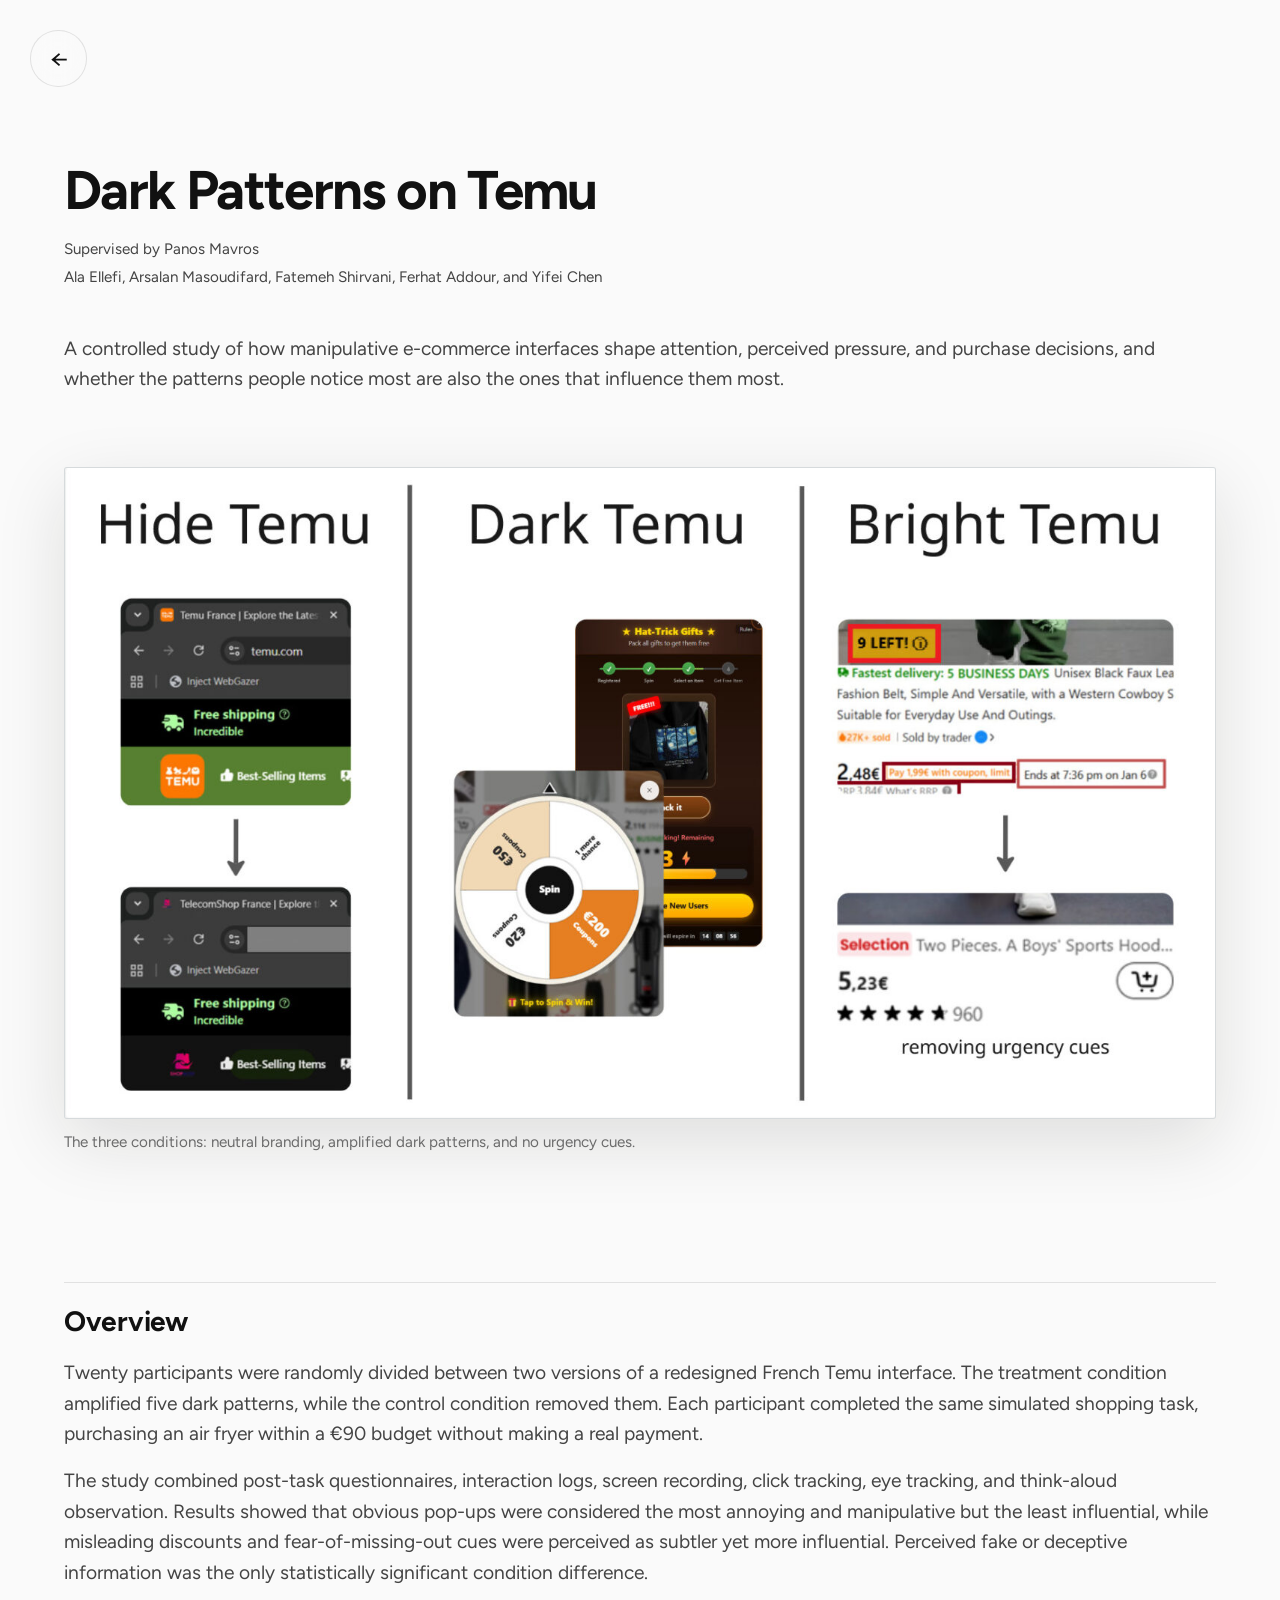
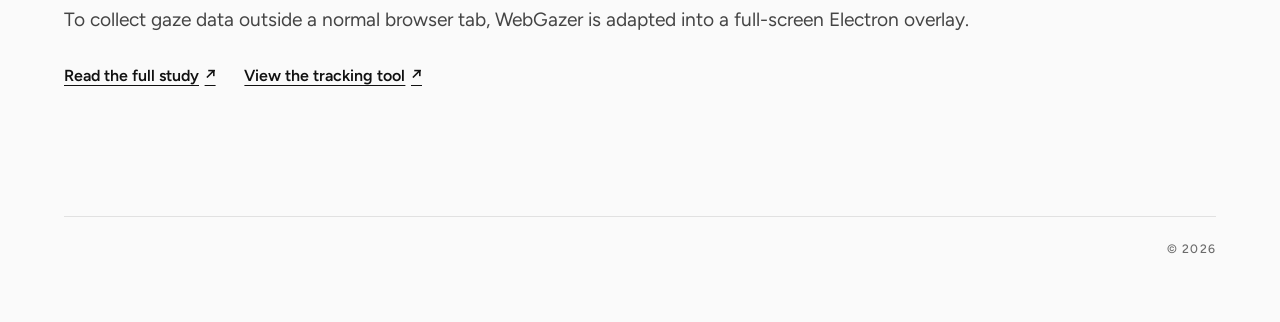
<file: Quant UX/index.html>
<!DOCTYPE html>
<html lang="en" data-theme="light">
<head>
  <meta charset="UTF-8" />
  <meta name="viewport" content="width=device-width, initial-scale=1.0" />
  <title>Evaluating Dark Patterns on Temu &mdash; Arsalan</title>
  <meta name="description" content="A between-subject quantitative UX study combining surveys, eye tracking, click logs, and think-aloud observation to evaluate dark patterns in e-commerce." />

  <link rel="preconnect" href="https://fonts.googleapis.com" />
  <link rel="preconnect" href="https://fonts.gstatic.com" crossorigin />
  <link href="https://fonts.googleapis.com/css2?family=Figtree:ital,wght@0,300..800;1,300..800&display=swap" rel="stylesheet" />

  <link rel="stylesheet" href="../style.css" />
  <link rel="stylesheet" href="project.css" />
</head>
<body>
  <div class="scroll-progress" aria-hidden="true"></div>

  <div class="page project-page">
    <a class="back-button" href="../index.html#projects" aria-label="Back to Projects">
      <span class="back-button__arrow" aria-hidden="true">&larr;</span>
    </a>

    <main>
      <header class="project-intro">
        <h1 class="project-title">Dark Patterns on Temu</h1>
        <p class="project-supervisor">Supervised by Panos Mavros</p>
        <p class="project-authors">Ala Ellefi, Arsalan Masoudifard, Fatemeh Shirvani, Ferhat Addour, and Yifei Chen</p>
        <p class="project-lede">A controlled study of how manipulative e-commerce interfaces shape attention, perceived pressure, and purchase decisions, and whether the patterns people notice most are also the ones that influence them most.</p>
      </header>

      <figure class="project-figure project-figure--hero">
        <img src="Temu1.jpg" alt="The three Temu interface conditions compared in the study: hidden branding, amplified dark patterns, and urgency cues removed" width="1536" height="868" />
        <figcaption>The three conditions: neutral branding, amplified dark patterns, and no urgency cues.</figcaption>
      </figure>

      <section class="project-summary" aria-labelledby="overview-title">
        <h2 id="overview-title">Overview</h2>
        <div class="project-summary__body">
          <p>Twenty participants were randomly divided between two versions of a redesigned French Temu interface. The treatment condition amplified five dark patterns, while the control condition removed them. Each participant completed the same simulated shopping task, purchasing an air fryer within a &euro;90 budget without making a real payment.</p>
          <p>The study combined post-task questionnaires, interaction logs, screen recording, click tracking, eye tracking, and think-aloud observation. Results showed that obvious pop-ups were considered the most annoying and manipulative but the least influential, while misleading discounts and fear-of-missing-out cues were perceived as subtler yet more influential. Perceived fake or deceptive information was the only statistically significant condition difference.</p>
          <p>To collect gaze data outside a normal browser tab, WebGazer is adapted into a full-screen Electron overlay.</p>


          <div class="project-actions">
            <a class="source-link" href="https://quantux.telecom-paris.fr/2026/02/14/e/" target="_blank" rel="noopener noreferrer">Read the full study <span aria-hidden="true">&nearr;</span></a>
            <a class="source-link" href="https://github.com/Arsalan-Fard/WebGazer-Desktop-Wrapper" target="_blank" rel="noopener noreferrer">View the tracking tool <span aria-hidden="true">&nearr;</span></a>
          </div>
        </div>
      </section>

    
    </main>

    <footer class="project-footer">
      <span>&copy; <span data-year>2026</span></span>
    </footer>
  </div>

  <script src="../script.js"></script>
</body>
</html>
</file>
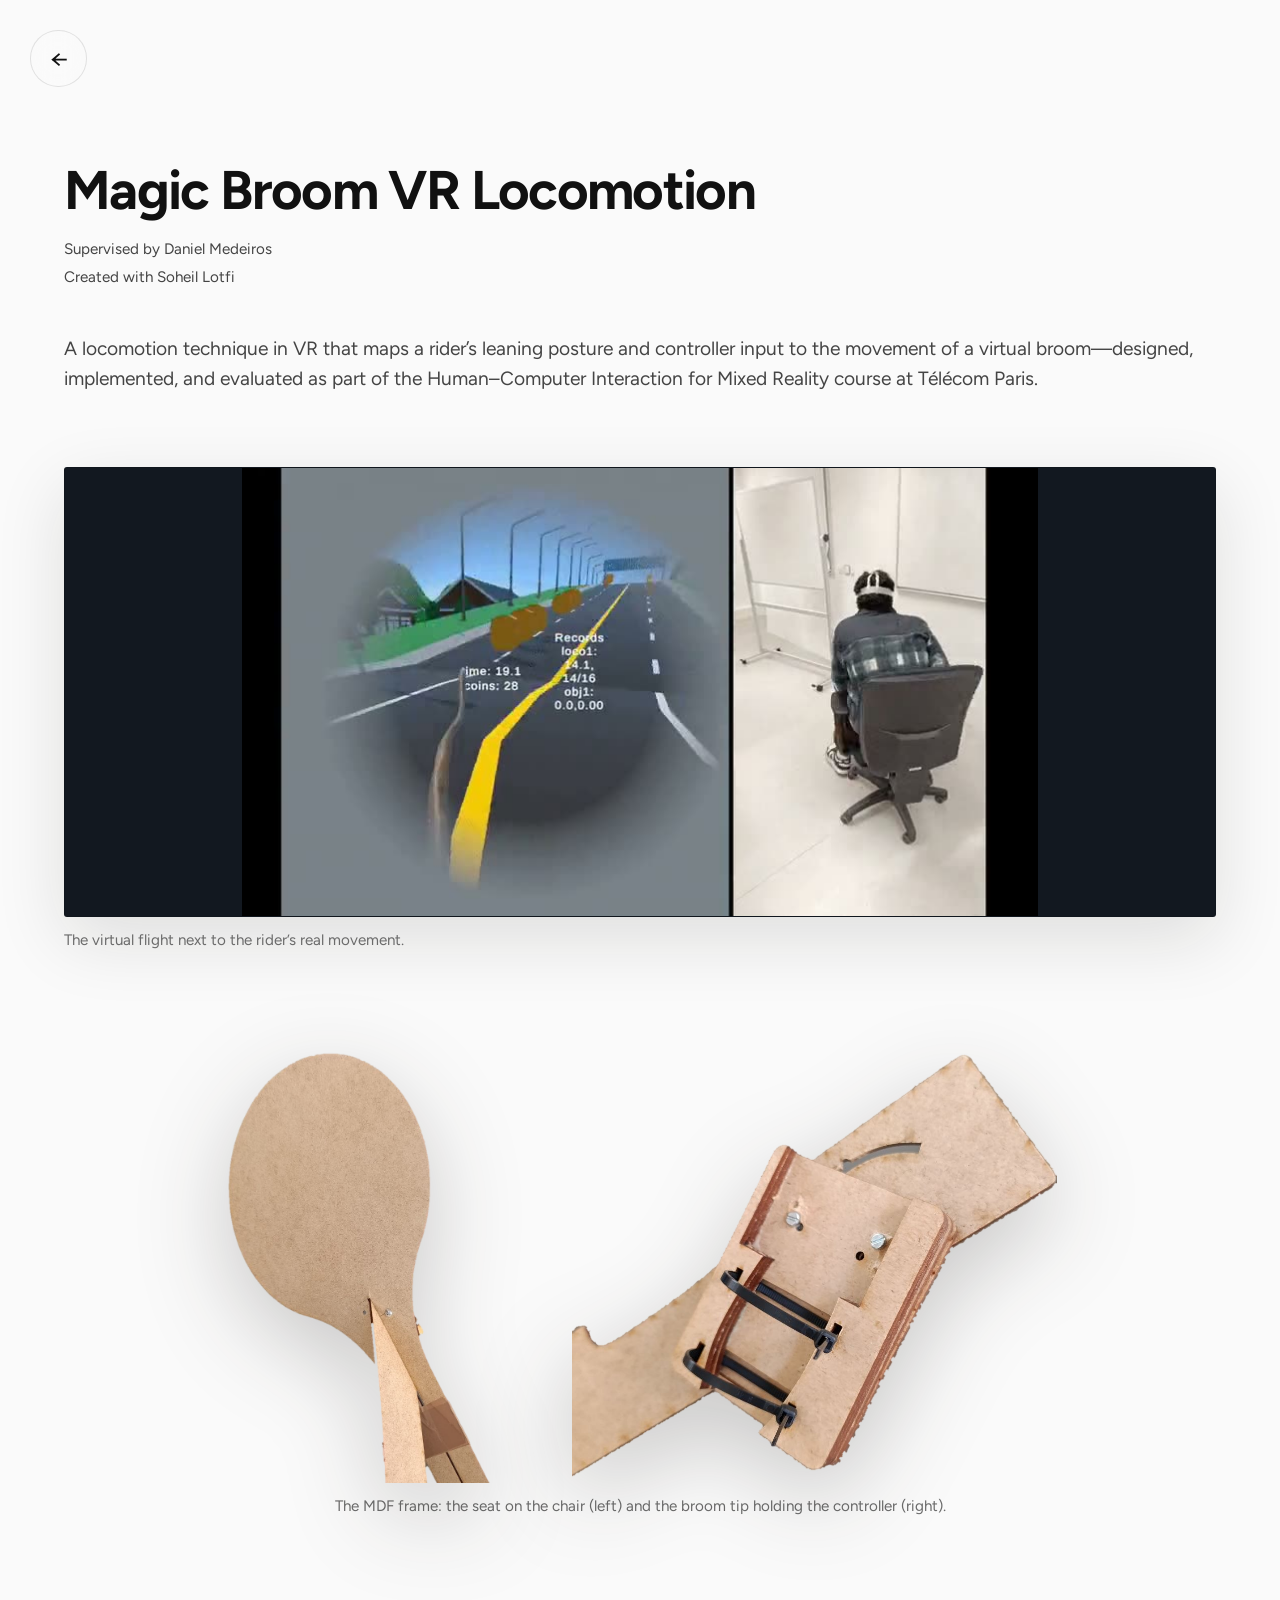
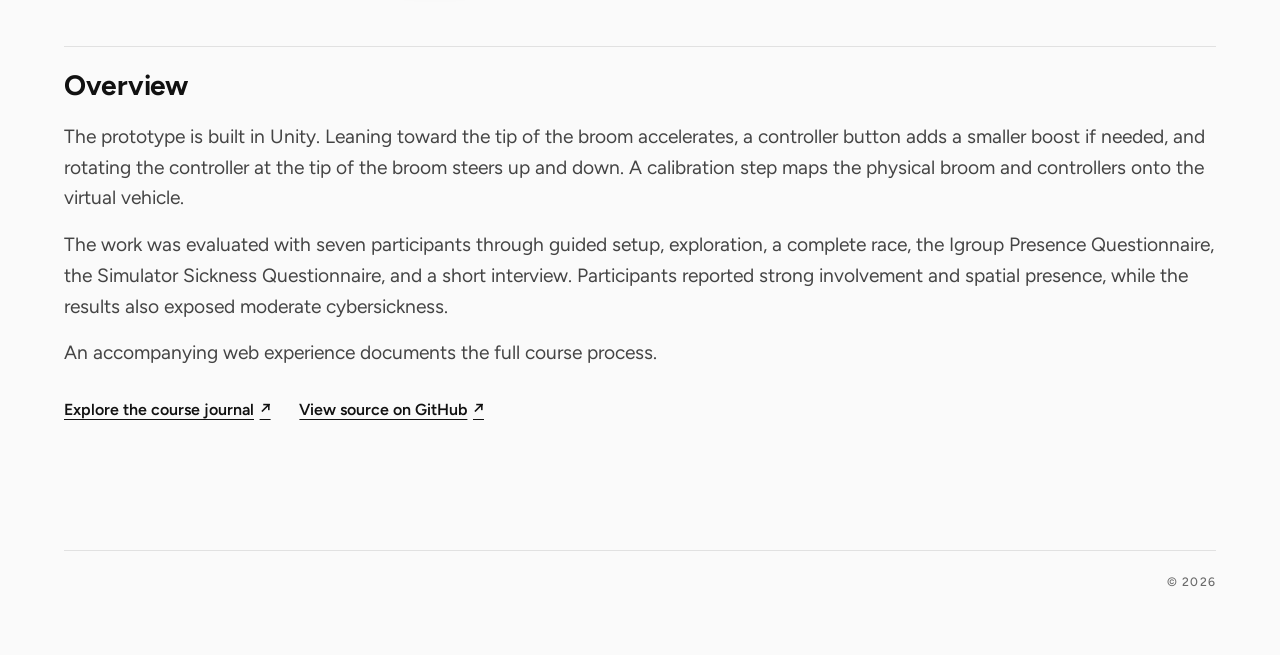
<file: VR Locomotion/index.html>
<!DOCTYPE html>
<html lang="en" data-theme="light">

<head>
  <meta charset="UTF-8" />
  <meta name="viewport" content="width=device-width, initial-scale=1.0" />
  <title>Magic Broom VR Locomotion &mdash; Arsalan</title>
  <meta name="description"
    content="An embodied VR flying-locomotion prototype combining leaning and controller input, documented and evaluated for a mixed-reality HCI course." />

  <link rel="preconnect" href="https://fonts.googleapis.com" />
  <link rel="preconnect" href="https://fonts.gstatic.com" crossorigin />
  <link
    href="https://fonts.googleapis.com/css2?family=Figtree:ital,wght@0,300..800;1,300..800&display=swap"
    rel="stylesheet" />

  <link rel="stylesheet" href="../style.css" />
  <link rel="stylesheet" href="project.css" />
</head>

<body>
  <div class="scroll-progress" aria-hidden="true"></div>

  <div class="page project-page">
    <a class="back-button" href="../index.html#projects" aria-label="Back to Projects">
      <span class="back-button__arrow" aria-hidden="true">&larr;</span>
    </a>

    <main>
      <header class="project-intro">
        <h1 class="project-title">Magic Broom VR Locomotion</h1>
        <p class="project-supervisor">Supervised by Daniel Medeiros</p>
        <p class="project-authors">Created with Soheil Lotfi</p>
        <p class="project-lede">A locomotion technique in VR that maps a rider&rsquo;s leaning posture and controller
          input to the movement of a virtual broom&mdash;designed, implemented, and evaluated as part of the
          Human&ndash;Computer Interaction for Mixed Reality course at T&eacute;l&eacute;com Paris.</p>
      </header>

      <figure class="project-figure project-figure--hero">
        <video src="broom-demo.mp4" poster="broom-demo-poster.jpg"
          width="800" height="450" autoplay muted loop playsinline preload="metadata"
          aria-label="Split-screen Magic Broom demonstration showing the VR flying course and a seated participant steering by leaning"></video>
        <figcaption>The virtual flight next to the rider&rsquo;s real movement.</figcaption>
      </figure>

      <figure class="project-figure project-figure--props">
        <div class="prop-pair">
          <img src="broom-prop.png"
            alt="The physical broom prop: an MDF board with a rounded head and a two-piece handle" loading="lazy"
            width="672" height="1075" />
          <img src="broom-mount.png" alt="Close-up of the mount on the broom shaft, held by screws and two cable ties"
            loading="lazy" width="964" height="865" />
        </div>
        <figcaption>The MDF frame: the seat on the chair (left) and the broom tip holding the controller (right).</figcaption>
      </figure>

      <section class="project-summary" aria-labelledby="overview-title">
        <h2 id="overview-title">Overview</h2>
        <div class="project-summary__body">
          <p>The prototype is built in Unity. Leaning toward the tip of the broom accelerates, a controller button adds a
            smaller boost if needed, and rotating the controller at the tip of the broom steers up and down. A calibration
            step maps the physical broom and controllers onto the virtual vehicle.</p>
          <p>The work was evaluated with seven participants through guided setup, exploration, a complete race, the
            Igroup Presence Questionnaire, the Simulator Sickness Questionnaire, and a short interview. Participants
            reported strong involvement and spatial presence, while the results also exposed moderate cybersickness.</p>
          <p>An accompanying web experience documents the full course process.</p>

          <div class="project-actions">
            <a class="source-link" href="https://arsalan-fard.github.io/Soheil-Arsalan_MR/" target="_blank"
              rel="noopener noreferrer">Explore the course journal <span aria-hidden="true">&nearr;</span></a>
            <a class="source-link" href="https://github.com/Arsalan-Fard/Soheil-Arsalan_MR" target="_blank"
              rel="noopener noreferrer">View source on GitHub <span aria-hidden="true">&nearr;</span></a>
          </div>
        </div>
      </section>



    </main>

    <footer class="project-footer">
      <span>&copy; <span data-year>2026</span></span>
    </footer>
  </div>

  <script src="../script.js"></script>
</body>

</html>
</file>
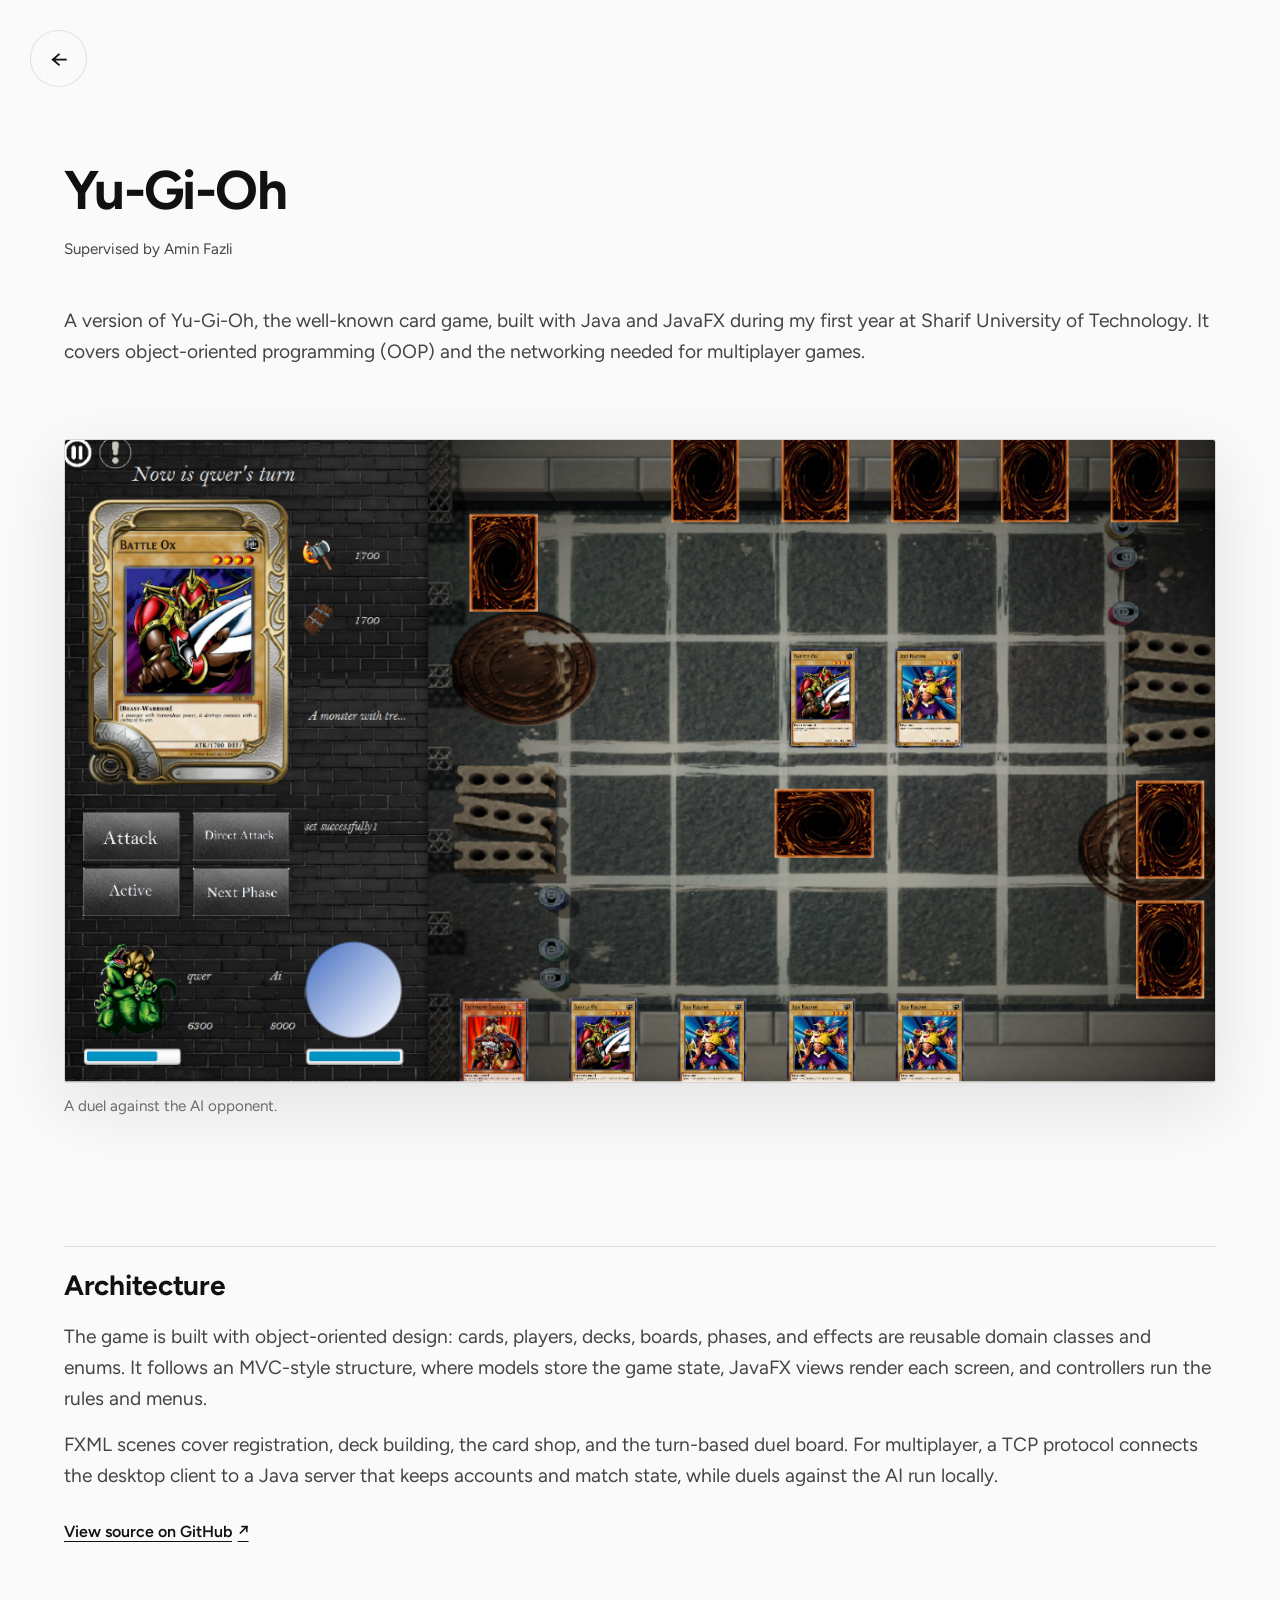
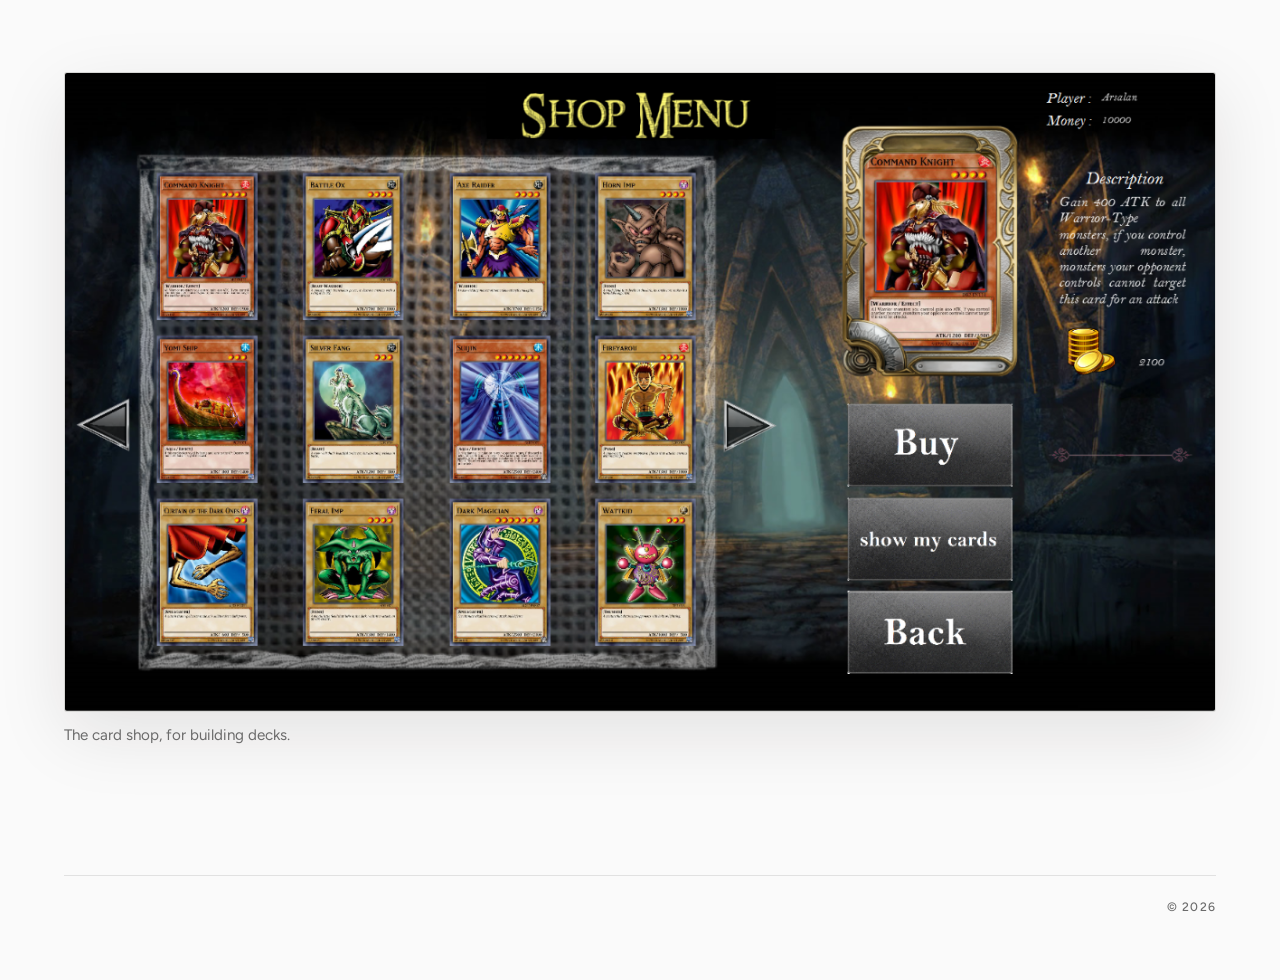
<file: YuGiOh/index.html>
<!DOCTYPE html>
<html lang="en" data-theme="light">
<head>
  <meta charset="UTF-8" />
  <meta name="viewport" content="width=device-width, initial-scale=1.0" />
  <title>Yu-Gi-Oh &mdash; Arsalan</title>
  <meta name="description" content="A JavaFX client-server card game built as a first-year bachelor project at Sharif University of Technology." />

  <link rel="preconnect" href="https://fonts.googleapis.com" />
  <link rel="preconnect" href="https://fonts.gstatic.com" crossorigin />
  <link href="https://fonts.googleapis.com/css2?family=Figtree:ital,wght@0,300..800;1,300..800&display=swap" rel="stylesheet" />

  <link rel="stylesheet" href="../style.css" />
  <link rel="stylesheet" href="project.css" />
</head>
<body>
  <div class="scroll-progress" aria-hidden="true"></div>

  <div class="page project-page">
    <a class="back-button" href="../index.html" aria-label="Back to Index of work">
      <span class="back-button__arrow" aria-hidden="true">&larr;</span>
    </a>

    <main>
      <header class="project-intro">
        <h1 class="project-title">Yu-Gi-Oh</h1>
        <p class="project-supervisor">Supervised by Amin Fazli</p>
        <p class="project-lede">A version of Yu-Gi-Oh, the well-known card game, built with Java and JavaFX during my first year at Sharif University of Technology. It covers object-oriented programming (OOP) and the networking needed for multiplayer games.</p>
      </header>

      <figure class="project-figure project-figure--hero">
        <img src="2.png" alt="Yu-Gi-Oh duel board showing a match against the AI" width="1267" height="707" />
        <figcaption>A duel against the AI opponent.</figcaption>
      </figure>

      <section class="project-summary" aria-labelledby="architecture-title">
        <h2 id="architecture-title">Architecture</h2>
        <div class="project-summary__body">
          <p>The game is built with object-oriented design: cards, players, decks, boards, phases, and effects are reusable domain classes and enums. It follows an MVC-style structure, where models store the game state, JavaFX views render each screen, and controllers run the rules and menus.</p>
          <p>FXML scenes cover registration, deck building, the card shop, and the turn-based duel board. For multiplayer, a TCP protocol connects the desktop client to a Java server that keeps accounts and match state, while duels against the AI run locally.</p>

          <div class="project-actions">
            <a class="source-link" href="https://github.com/Advanced-Programming-2021/project-team-33" target="_blank" rel="noopener noreferrer">View source on GitHub <span aria-hidden="true">&nearr;</span></a>
          </div>
        </div>
      </section>

      <figure class="project-figure project-figure--secondary">
        <img src="1.png" alt="Yu-Gi-Oh card shop interface with purchasable cards" loading="lazy" width="1272" height="705" />
        <figcaption>The card shop, for building decks.</figcaption>
      </figure>
    </main>

    <footer class="project-footer">
      <span>&copy; <span data-year>2026</span></span>
    </footer>
  </div>

  <script src="../script.js"></script>
</body>
</html>
</file>
<file: style.css>
/* =========================================================
   Index of Work — an editorial archive, not a card grid.
   Palette: daylight off-white · near-black ink · a single ocean-blue accent.
   Type: Figtree alone — bold display sizes down to the small caps labels.
   ========================================================= */

:root {
  --paper:      #fafafa;
  --paper-2:    #efefed;
  --ink:        #111111;
  --ink-soft:   #444444;
  --ink-faint:  #6b6b6b;
  --rule:       rgba(0, 0, 0, 0.1);
  --accent:     #1f74ab;   /* text-safe blue on the off-white paper */
  --live:       #4ea9d8;   /* brighter blue, decoration only */
  --pulse:      78, 169, 216;

  --sans: "Figtree", system-ui, -apple-system, "Segoe UI", Roboto, "Helvetica Neue", Arial, sans-serif;

  --edge: clamp(1.25rem, 5vw, 5rem);   /* page side padding */
  --maxw: 1180px;

  color-scheme: light;
}

/* ---------- reset-ish ---------- */
*, *::before, *::after { box-sizing: border-box; }
* { margin: 0; }
html { -webkit-text-size-adjust: 100%; }

body {
  background: var(--paper);
  color: var(--ink);
  font-family: var(--sans);
  font-optical-sizing: auto;
  font-size: 16px;
  line-height: 1.5;
  -webkit-font-smoothing: antialiased;
  text-rendering: optimizeLegibility;
}

img { display: block; max-width: 100%; height: auto; }
a { color: inherit; text-decoration: none; }

::selection { background: var(--accent); color: var(--paper); }

/* ---------- scroll progress hairline ---------- */
.scroll-progress {
  position: fixed;
  inset: 0 0 auto 0;
  height: 2px;
  background: var(--accent);
  transform: scaleX(0);
  transform-origin: 0 50%;
  z-index: 100;
  will-change: transform;
}

/* ---------- layout shell ---------- */
/* --maxw is the content width; the side padding sits outside it */
.page {
  max-width: calc(var(--maxw) + 2 * var(--edge));
  margin-inline: auto;
  padding: clamp(2rem, 7vw, 5.5rem) var(--edge) 4rem;
}

/* =========================================================
   MASTHEAD
   ========================================================= */
.masthead {
  display: flex;
  justify-content: space-between;
  align-items: flex-start;
  gap: 2rem;
  padding-bottom: clamp(2.5rem, 6vw, 4.5rem);
}

.masthead__id {
  display: flex;
  align-items: center;
  gap: clamp(1.2rem, 3vw, 2rem);
}

/* --- portrait: grayscale under an ocean-blue duotone, resolves
       to full colour on hover — same motif as the work thumbnails --- */
.masthead__portrait {
  position: relative;
  flex-shrink: 0;
  width: clamp(88px, 11vw, 128px);
  aspect-ratio: 1;
  border-radius: 50%;
  overflow: hidden;
  background: var(--paper-2);
  box-shadow: 0 0 0 1px var(--rule);
  isolation: isolate;
}
.masthead__portrait img {
  width: 100%;
  height: 100%;
  object-fit: cover;
  filter: grayscale(1) contrast(1.05) brightness(0.94);
  transition: filter 0.6s ease;
}
.masthead__portrait::after {
  content: "";
  position: absolute;
  inset: 0;
  background: linear-gradient(160deg, rgba(var(--pulse), 0.95) 0%, rgba(var(--pulse), 0.55) 100%);
  mix-blend-mode: color;
  transition: opacity 0.6s ease;
  pointer-events: none;
}
.masthead__portrait:hover img,
.masthead__id:hover .masthead__portrait img { filter: grayscale(0) contrast(1) brightness(1); }
.masthead__portrait:hover::after,
.masthead__id:hover .masthead__portrait::after { opacity: 0; }

.masthead__name {
  font-family: var(--sans);
  font-weight: 700;
  font-size: clamp(1.9rem, 3.6vw, 2.6rem);
  line-height: 1;
  letter-spacing: -0.02em;
}

.masthead__bio {
  font-family: var(--sans);
  font-weight: 400;
  font-size: clamp(1.02rem, 1.6vw, 1.15rem);
  color: var(--ink-soft);
  max-width: 52ch;
  margin-top: 1rem;
  line-height: 1.4;
}

.masthead__meta {
  display: flex;
  flex-direction: column;
  align-items: flex-end;
  gap: 1rem;
  flex-shrink: 0;
  padding-top: 0.35rem;
}

/* profile links */
.links {
  display: flex;
  flex-direction: column;
  align-items: flex-end;
  gap: 0.4rem;
  font-family: var(--sans);
  font-size: 0.88rem;
  font-weight: 500;
  letter-spacing: 0.015em;
}
.links a {
  display: inline-flex;
  align-items: center;
  gap: 0.3rem;
  color: var(--ink-soft);
  transition: color 0.25s ease;
}
.links a:hover,
.links a:focus-visible { color: var(--accent); }
/* theme toggle */
.theme-toggle {
  display: inline-flex;
  align-items: center;
  gap: 0.45rem;
  padding: 0.4rem 0.78rem;
  background: transparent;
  border: 1px solid var(--rule);
  border-radius: 999px;
  color: var(--ink-soft);
  font-family: var(--sans);
  font-size: 0.7rem;
  font-weight: 500;
  letter-spacing: 0.14em;
  text-transform: uppercase;
  cursor: pointer;
  transition: color 0.25s ease, border-color 0.25s ease;
}
.theme-toggle:hover,
.theme-toggle:focus-visible {
  color: var(--accent);
  border-color: var(--accent);
}
.theme-toggle__icon { display: inline-block; }
.icon-sun { display: none; }

/* =========================================================
   SECTION TABS
   ========================================================= */
.work-tabs {
  display: flex;
  justify-content: flex-start;
  margin: 0;
  border-bottom: 1px solid var(--rule);
}

.work-tabs__rail {
  display: flex;
  align-items: flex-end;
  gap: clamp(1.6rem, 4vw, 3rem);
}

.work-tab {
  position: relative;
  display: inline-flex;
  align-items: baseline;
  justify-content: flex-start;
  gap: 0.5rem;
  min-height: 0;
  padding: 0 0 0.85rem;
  border: 0;
  border-radius: 0;
  background: transparent;
  color: var(--ink-faint);
  /* same editorial voice as the work titles below, one step down in scale */
  font-family: var(--sans);
  font-size: clamp(1.05rem, 2.2vw, 1.32rem);
  font-weight: 700;
  line-height: 1.1;
  letter-spacing: -0.005em;
  cursor: pointer;
  transition: color 0.25s ease;
}

.work-tab:hover {
  color: var(--ink);
}

.work-tab[aria-selected="true"] {
  color: var(--ink);
}

.work-tab[aria-selected="true"]::after {
  content: "";
  position: absolute;
  right: 0;
  bottom: -1px;
  left: 0;
  height: 2px;
  background: var(--accent);
}

/* the count keeps the small caps label voice used by every
   work row (meta/year) */
.work-tab__count {
  color: var(--accent);
  font-family: var(--sans);
  font-size: 0.68rem;
  font-weight: 500;
  letter-spacing: 0.14em;
  text-transform: uppercase;
  transform: translateY(-0.35em);
}

.tab-panel[hidden] {
  display: none;
}

.tab-panel:not([hidden]) {
  animation: tab-enter 0.4s cubic-bezier(0.22, 1, 0.36, 1);
}

#panel-projects .work:first-child::before,
#panel-projects .work:first-child::after {
  display: none;
}

@keyframes tab-enter {
  from { opacity: 0; transform: translateY(9px); }
  to { opacity: 1; transform: translateY(0); }
}

.publications-empty {
  display: grid;
  grid-template-columns: minmax(9rem, 0.45fr) minmax(0, 1fr);
  gap: 0.75rem clamp(2rem, 8vw, 7rem);
  min-height: 310px;
  padding: clamp(2.2rem, 6vw, 4.5rem) 0;
  border-bottom: 1px solid var(--rule);
  align-content: center;
}

.publications-empty__kicker {
  grid-row: 1 / span 3;
  color: var(--accent);
  font-size: 0.7rem;
  font-weight: 500;
  letter-spacing: 0.14em;
  text-transform: uppercase;
}

.publications-empty h2 {
  max-width: 18ch;
  font-family: var(--sans);
  font-size: clamp(1.8rem, 4vw, 3rem);
  font-weight: 700;
  line-height: 1.08;
}

.publications-empty > p:not(.publications-empty__kicker) {
  max-width: 52ch;
  color: var(--ink-soft);
  font-family: var(--sans);
  font-size: clamp(1rem, 1.8vw, 1.12rem);
}

.publications-empty a {
  width: fit-content;
  margin-top: 0.65rem;
  color: var(--ink);
  font-size: 0.74rem;
  font-weight: 500;
  letter-spacing: 0.12em;
  text-transform: uppercase;
  transition: color 0.25s ease, transform 0.25s ease;
}

.publications-empty a:hover,
.publications-empty a:focus-visible {
  color: var(--accent);
  transform: translateX(3px);
}

/* =========================================================
   WORKS — the index
   ========================================================= */
.works { list-style: none; padding: 0; }

.work { position: relative; }

/* top rule for every row */
.work::before {
  content: "";
  position: absolute;
  inset: 0 0 auto 0;
  height: 1px;
  background: var(--rule);
}
/* accent rule that sweeps across on hover */
.work::after {
  content: "";
  position: absolute;
  inset: 0 0 auto 0;
  height: 1px;
  background: var(--accent);
  transform: scaleX(0);
  transform-origin: 0 50%;
  transition: transform 0.55s cubic-bezier(0.22, 1, 0.36, 1);
}
.work:hover::after,
.work:focus-within::after { transform: scaleX(1); }

/* thumbnail one third, text two thirds, year tucked on the right */
.work__link {
  display: grid;
  grid-template-columns: minmax(0, 1fr) minmax(0, 2fr) auto;
  gap: clamp(1.1rem, 3vw, 2.5rem);
  align-items: start;
  padding: clamp(1.5rem, 3.2vw, 2.4rem) 0;
}

/* --- thumbnail --- */
.work__thumb {
  display: block;
  overflow: hidden;
  border-radius: 3px;
  background: var(--paper-2);
  aspect-ratio: 16 / 10;
  position: relative;
  transition: transform 0.6s cubic-bezier(0.22, 1, 0.36, 1);
}
.work__thumb img {
  width: 100%;
  height: 100%;
  object-fit: cover;
}
/* the whole frame grows on hover; the picture inside keeps its crop */
.work:hover .work__thumb,
.work:focus-within .work__thumb {
  transform: scale(1.04);
}

.work__thumb--contain {
  background: #262626;
}

.work__thumb--contain img {
  object-fit: contain;
}

.work__thumb--paper {
  background: #eef3f5;
}

/* --- body text --- */
.work__body { padding-top: 0.15rem; }

.work__status {
  display: flex;
  align-items: center;
  gap: 0.5rem;
  width: fit-content;
  font-family: var(--sans);
  font-size: 0.7rem;
  font-weight: 500;
  letter-spacing: 0.16em;
  text-transform: uppercase;
  color: var(--accent);
  margin-top: 0.7rem;
}
.work__dot {
  width: 7px;
  height: 7px;
  border-radius: 50%;
  background: var(--live);
  box-shadow: 0 0 0 0 rgba(var(--pulse), 0.55);
  animation: pulse 2.4s ease-out infinite;
}
@keyframes pulse {
  0%   { box-shadow: 0 0 0 0 rgba(var(--pulse), 0.5); }
  70%  { box-shadow: 0 0 0 9px rgba(var(--pulse), 0); }
  100% { box-shadow: 0 0 0 0 rgba(var(--pulse), 0); }
}

/* titles stay about 1.3× the description, so a row reads as one block */
.work__title {
  font-family: var(--sans);
  font-weight: 700;
  font-size: clamp(1.18rem, 1.8vw, 1.4rem);
  line-height: 1.22;
  letter-spacing: -0.005em;
  display: inline-block;
  position: relative;
}
/* the title gets its own fine underline that draws on hover */
.work__title::after {
  content: "";
  position: absolute;
  left: 0;
  bottom: -0.12em;
  width: 100%;
  height: 1.5px;
  background: var(--accent);
  transform: scaleX(0);
  transform-origin: 0 50%;
  transition: transform 0.5s cubic-bezier(0.22, 1, 0.36, 1) 0.04s;
}
.work:hover .work__title::after,
.work:focus-within .work__title::after { transform: scaleX(1); }

.work__meta {
  display: block;
  font-family: var(--sans);
  font-size: 0.78rem;
  font-weight: 500;
  letter-spacing: 0.1em;
  color: var(--ink-faint);
  text-transform: uppercase;
  margin-top: 0.55rem;
}
.work__desc {
  font-family: var(--sans);
  font-size: clamp(0.98rem, 1.3vw, 1.06rem);
  color: var(--ink-soft);
  max-width: 70ch;
  margin-top: 0.6rem;
  line-height: 1.6;
}

/* supervisor, shown on the index rows and under each project page title */
.work__supervisor {
  display: block;
  margin-top: 0.4rem;
  font-family: var(--sans);
  font-size: 0.92rem;
  color: var(--ink-soft);
}

/* project pages: who supervised / who co-wrote — one meta line style */
.project-supervisor,
.project-authors {
  margin-top: clamp(0.9rem, 2vw, 1.3rem);
  font-family: var(--sans);
  font-size: 0.95rem;
  line-height: 1.5;
  color: var(--ink-soft);
}
.project-supervisor + .project-authors { margin-top: 0.3rem; }

/* --- year + arrow on the right --- */
.work__year {
  font-family: var(--sans);
  font-size: 0.88rem;
  font-variant-numeric: tabular-nums;
  color: var(--ink-faint);
  padding-top: 0.4rem;
  white-space: nowrap;
  transition: color 0.35s ease;
}
.work:hover .work__year,
.work:focus-within .work__year { color: var(--accent); }

/* =========================================================
   CURRENT (top) project — set apart as "alive"
   ========================================================= */
/* a slow sheen that periodically passes over the current thumbnail */
.work--current .work__thumb::after {
  content: "";
  position: absolute;
  inset: 0;
  background: linear-gradient(105deg, transparent 35%, rgba(255, 255, 255, 0.28) 50%, transparent 65%);
  transform: translateX(-120%);
  animation: sheen 7s ease-in-out infinite;
  pointer-events: none;
}
@keyframes sheen {
  0%, 62%  { transform: translateX(-120%); }
  78%      { transform: translateX(120%); }
  100%     { transform: translateX(120%); }
}

/* =========================================================
   COLOPHON
   ========================================================= */
.colophon {
  display: flex;
  justify-content: flex-end;
  margin-top: clamp(2.5rem, 6vw, 4rem);
  padding-top: 1.4rem;
  border-top: 1px solid var(--rule);
  font-family: var(--sans);
  font-size: 0.76rem;
  font-weight: 500;
  letter-spacing: 0.1em;
  text-transform: uppercase;
  color: var(--ink-faint);
}

/* =========================================================
   SCROLL REVEAL
   ========================================================= */
.work.is-hidden {
  opacity: 0;
  transform: translateY(26px);
}
.work.is-visible {
  opacity: 1;
  transform: translateY(0);
  transition: opacity 0.8s ease, transform 0.8s cubic-bezier(0.22, 1, 0.36, 1);
}

/* =========================================================
   RESPONSIVE — stack the row on narrow screens
   ========================================================= */
@media (max-width: 720px) {
  .work-tabs {
    justify-content: flex-start;
  }

  .publications-empty {
    grid-template-columns: 1fr;
    align-content: start;
  }

  .publications-empty__kicker {
    grid-row: auto;
    margin-bottom: 1rem;
  }

  .work__link {
    grid-template-columns: 1fr;
    gap: 1.1rem;
  }
  .work__year { display: none; }
  .work__thumb { max-width: 100%; }
  .work__desc { max-width: 60ch; }
  .masthead {
    flex-direction: column;
    gap: 1.5rem;
  }
  .masthead__meta { align-items: flex-start; }
  .links { align-items: flex-start; }
}

/* =========================================================
   MOTION & ACCESSIBILITY
   ========================================================= */
.work__link:focus-visible {
  outline: 2px solid var(--accent);
  outline-offset: 6px;
  border-radius: 2px;
}
.theme-toggle:focus-visible,
.links a:focus-visible,
.work-tab:focus-visible,
.publications-empty a:focus-visible {
  outline: 2px solid var(--accent);
  outline-offset: 3px;
  border-radius: 4px;
}

@media (prefers-reduced-motion: reduce) {
  *, *::before, *::after {
    animation: none !important;
    transition-duration: 0.001ms !important;
  }
  .work.is-hidden { opacity: 1; transform: none; }
}
</file>
<file: Aphasia/project.css>
.project-page {
  padding-top: clamp(1.5rem, 4vw, 3rem);
}

.project-footer {
  display: flex;
  align-items: center;
  justify-content: flex-end;
  gap: 1rem;
}

/* ---------- big back button, pinned to the top-left of the viewport ---------- */
.back-button {
  position: fixed;
  top: clamp(1rem, 2.4vw, 1.9rem);
  left: clamp(1rem, 2.4vw, 1.9rem);
  z-index: 90;
  display: inline-flex;
  align-items: center;
  justify-content: center;
  width: clamp(3.1rem, 4.4vw, 3.6rem);
  height: clamp(3.1rem, 4.4vw, 3.6rem);
  border: 1px solid var(--rule);
  border-radius: 50%;
  background: rgba(250, 250, 250, 0.82);
  -webkit-backdrop-filter: blur(12px);
  backdrop-filter: blur(12px);
  color: var(--ink);
  transition: color 0.25s ease, border-color 0.25s ease, background 0.25s ease;
}

.back-button__arrow {
  font-size: 1.55rem;
  line-height: 1;
  transition: transform 0.25s ease;
}

.back-button:hover,
.back-button:focus-visible {
  color: var(--accent);
  border-color: var(--accent);
  background: rgba(var(--pulse), 0.12);
}

.back-button:hover .back-button__arrow,
.back-button:focus-visible .back-button__arrow {
  transform: translateX(-4px);
}

.back-button:focus-visible {
  outline: 2px solid var(--accent);
  outline-offset: 4px;
}

.source-link {
  display: inline-flex;
  align-items: center;
  gap: 0.35rem;
  color: var(--ink);
  font-family: var(--sans);
  font-size: 1rem;
  font-weight: 600;
  text-decoration: underline;
  text-decoration-thickness: 1px;
  text-underline-offset: 0.22em;
  transition: color 0.25s ease;
}

.source-link:hover,
.source-link:focus-visible {
  color: var(--accent);
}

.project-intro {
  padding: clamp(3.5rem, 9vw, 7.5rem) 0 clamp(2.5rem, 6vw, 4.5rem);
}

.project-title {
  font-family: var(--sans);
  font-size: clamp(2.2rem, 4.6vw, 3.4rem);
  font-weight: 700;
  letter-spacing: -0.03em;
  line-height: 1;
}

.project-lede {
  max-width: none;
  margin-top: clamp(1.6rem, 4vw, 2.8rem);
  color: var(--ink-soft);
  font-family: var(--sans);
  font-size: clamp(1.02rem, 2vw, 1.2rem);
  font-weight: 400;
  line-height: 1.6;
}

.project-figure {
  margin: 0;
}

/* consecutive figures get real air between them, so a caption reads
   as belonging to the image above it, never the one below */
.project-figure + .project-figure {
  margin-top: clamp(3.5rem, 8vw, 6rem);
}

.project-figure img {
  display: block;
  width: 100%;
  border: 1px solid var(--rule);
  border-radius: 3px;
  background: #171a16;
  box-shadow: 0 22px 70px rgba(26, 24, 19, 0.14);
}

.project-figure figcaption {
  margin-top: 0.75rem;
  color: var(--ink-faint);
  font-size: 0.95rem;
  line-height: 1.5;
}

.project-summary {
  margin: clamp(4rem, 10vw, 8rem) 0;
  padding-top: 1.4rem;
  border-top: 1px solid var(--rule);
}

.project-summary > h2 {
  margin-bottom: clamp(0.8rem, 1.8vw, 1.2rem);
  font-family: var(--sans);
  font-size: clamp(1.35rem, 2.4vw, 1.75rem);
  font-weight: 700;
  line-height: 1.2;
  letter-spacing: -0.01em;
}

.project-summary__body {
  max-width: none;
}

.project-summary__body > p {
  color: var(--ink-soft);
  font-family: var(--sans);
  font-size: clamp(1.02rem, 2vw, 1.2rem);
  line-height: 1.6;
}

.project-summary__body > p + p {
  margin-top: 1rem;
}

.project-actions {
  display: flex;
  flex-wrap: wrap;
  gap: 0.8rem 1.8rem;
  margin-top: 1.8rem;
}

.project-footer {
  margin-top: clamp(4rem, 10vw, 8rem);
  padding-top: 1.4rem;
  border-top: 1px solid var(--rule);
  color: var(--ink-faint);
  font-size: 0.76rem;
  letter-spacing: 0.1em;
  text-transform: uppercase;
  font-weight: 500;
}

.source-link:focus-visible {
  outline: 2px solid var(--accent);
  outline-offset: 4px;
  border-radius: 2px;
}

@media (max-width: 720px) {
  .project-summary {
    grid-template-columns: 1fr;
    gap: 1.5rem;
  }

  .project-figure img {
    border-radius: 2px;
  }
}
</file>
<file: Digital Participatory Mapping/project.css>
.project-page {
  padding-top: clamp(1.5rem, 4vw, 3rem);
}

.project-footer {
  display: flex;
  align-items: center;
  justify-content: flex-end;
  gap: 1rem;
}

/* ---------- big back button, pinned to the top-left of the viewport ---------- */
.back-button {
  position: fixed;
  top: clamp(1rem, 2.4vw, 1.9rem);
  left: clamp(1rem, 2.4vw, 1.9rem);
  z-index: 90;
  display: inline-flex;
  align-items: center;
  justify-content: center;
  width: clamp(3.1rem, 4.4vw, 3.6rem);
  height: clamp(3.1rem, 4.4vw, 3.6rem);
  border: 1px solid var(--rule);
  border-radius: 50%;
  background: rgba(250, 250, 250, 0.82);
  -webkit-backdrop-filter: blur(12px);
  backdrop-filter: blur(12px);
  color: var(--ink);
  transition: color 0.25s ease, border-color 0.25s ease, background 0.25s ease;
}

.back-button__arrow {
  font-size: 1.55rem;
  line-height: 1;
  transition: transform 0.25s ease;
}

.back-button:hover,
.back-button:focus-visible {
  color: var(--accent);
  border-color: var(--accent);
  background: rgba(var(--pulse), 0.12);
}

.back-button:hover .back-button__arrow,
.back-button:focus-visible .back-button__arrow {
  transform: translateX(-4px);
}

.back-button:focus-visible {
  outline: 2px solid var(--accent);
  outline-offset: 4px;
}

.source-link {
  display: inline-flex;
  align-items: center;
  gap: 0.35rem;
  color: var(--ink);
  font-family: var(--sans);
  font-size: 1rem;
  font-weight: 600;
  text-decoration: underline;
  text-decoration-thickness: 1px;
  text-underline-offset: 0.22em;
  transition: color 0.25s ease;
}

.source-link:hover,
.source-link:focus-visible {
  color: var(--accent);
}

.project-intro {
  padding: clamp(3.5rem, 9vw, 7.5rem) 0 clamp(2.5rem, 6vw, 4.5rem);
}

.project-title {
  font-family: var(--sans);
  font-size: clamp(2.2rem, 4.6vw, 3.4rem);
  font-weight: 700;
  letter-spacing: -0.03em;
  line-height: 1;
}

.project-lede {
  max-width: none;
  margin-top: clamp(1.6rem, 4vw, 2.8rem);
  color: var(--ink-soft);
  font-family: var(--sans);
  font-size: clamp(1.02rem, 2vw, 1.2rem);
  font-weight: 400;
  line-height: 1.6;
}

.project-figure {
  margin: 0;
}

/* consecutive figures get real air between them, so a caption reads
   as belonging to the image above it, never the one below */
.project-figure + .project-figure {
  margin-top: clamp(3.5rem, 8vw, 6rem);
}

.project-figure img {
  display: block;
  width: 100%;
  border: 1px solid var(--rule);
  border-radius: 3px;
  background: #eef3f5;
  box-shadow: 0 22px 70px rgba(26, 24, 19, 0.12);
}

.project-figure figcaption {
  margin-top: 0.75rem;
  color: var(--ink-faint);
  font-size: 0.95rem;
  line-height: 1.5;
}

.project-summary {
  margin: clamp(4rem, 10vw, 8rem) 0;
  padding-top: 1.4rem;
  border-top: 1px solid var(--rule);
}

.project-summary > h2 {
  margin-bottom: clamp(0.8rem, 1.8vw, 1.2rem);
  font-family: var(--sans);
  font-size: clamp(1.35rem, 2.4vw, 1.75rem);
  font-weight: 700;
  line-height: 1.2;
  letter-spacing: -0.01em;
}

.project-summary__body {
  max-width: none;
}

.project-summary__body > p {
  color: var(--ink-soft);
  font-family: var(--sans);
  font-size: clamp(1.02rem, 2vw, 1.2rem);
  line-height: 1.6;
}

.project-summary__body > p + p {
  margin-top: 1rem;
}

.project-actions {
  display: flex;
  flex-wrap: wrap;
  gap: 0.8rem 1.8rem;
  margin-top: 1.8rem;
}

.project-footer {
  margin-top: clamp(4rem, 10vw, 8rem);
  padding-top: 1.4rem;
  border-top: 1px solid var(--rule);
  color: var(--ink-faint);
  font-size: 0.76rem;
  letter-spacing: 0.1em;
  text-transform: uppercase;
  font-weight: 500;
}

.source-link:focus-visible {
  outline: 2px solid var(--accent);
  outline-offset: 4px;
  border-radius: 2px;
}

@media (max-width: 720px) {
  .project-summary {
    grid-template-columns: 1fr;
    gap: 1.5rem;
  }

  .project-figure img {
    border-radius: 2px;
  }
}
</file>
<file: Graph-RAG/project.css>
.project-page {
  padding-top: clamp(1.5rem, 4vw, 3rem);
}

.project-footer {
  display: flex;
  align-items: center;
  justify-content: flex-end;
  gap: 1rem;
}

/* ---------- big back button, pinned to the top-left of the viewport ---------- */
.back-button {
  position: fixed;
  top: clamp(1rem, 2.4vw, 1.9rem);
  left: clamp(1rem, 2.4vw, 1.9rem);
  z-index: 90;
  display: inline-flex;
  align-items: center;
  justify-content: center;
  width: clamp(3.1rem, 4.4vw, 3.6rem);
  height: clamp(3.1rem, 4.4vw, 3.6rem);
  border: 1px solid var(--rule);
  border-radius: 50%;
  background: rgba(250, 250, 250, 0.82);
  -webkit-backdrop-filter: blur(12px);
  backdrop-filter: blur(12px);
  color: var(--ink);
  transition: color 0.25s ease, border-color 0.25s ease, background 0.25s ease;
}

.back-button__arrow {
  font-size: 1.55rem;
  line-height: 1;
  transition: transform 0.25s ease;
}

.back-button:hover,
.back-button:focus-visible {
  color: var(--accent);
  border-color: var(--accent);
  background: rgba(var(--pulse), 0.12);
}

.back-button:hover .back-button__arrow,
.back-button:focus-visible .back-button__arrow {
  transform: translateX(-4px);
}

.back-button:focus-visible {
  outline: 2px solid var(--accent);
  outline-offset: 4px;
}

.source-link {
  display: inline-flex;
  align-items: center;
  gap: 0.35rem;
  color: var(--ink);
  font-family: var(--sans);
  font-size: 1rem;
  font-weight: 600;
  text-decoration: underline;
  text-decoration-thickness: 1px;
  text-underline-offset: 0.22em;
  transition: color 0.25s ease;
}

.source-link:hover,
.source-link:focus-visible {
  color: var(--accent);
}

.project-intro {
  padding: clamp(3.5rem, 9vw, 7.5rem) 0 clamp(2.5rem, 6vw, 4.5rem);
}

.project-title {
  font-family: var(--sans);
  font-size: clamp(2.2rem, 4.6vw, 3.4rem);
  font-weight: 700;
  letter-spacing: -0.03em;
  line-height: 1;
}

.project-lede {
  max-width: none;
  margin-top: clamp(1.6rem, 4vw, 2.8rem);
  color: var(--ink-soft);
  font-family: var(--sans);
  font-size: clamp(1.02rem, 2vw, 1.2rem);
  font-weight: 400;
  line-height: 1.6;
}

.project-figure {
  margin: 0;
}

/* consecutive figures get real air between them, so a caption reads
   as belonging to the image above it, never the one below */
.project-figure + .project-figure {
  margin-top: clamp(3.5rem, 8vw, 6rem);
}

.project-figure img {
  display: block;
  width: 100%;
  border: 1px solid var(--rule);
  border-radius: 3px;
  background: #eef3f5;
  box-shadow: 0 22px 70px rgba(26, 24, 19, 0.12);
}

.project-figure figcaption {
  margin-top: 0.75rem;
  color: var(--ink-faint);
  font-size: 0.95rem;
  line-height: 1.5;
}

.project-summary {
  margin: clamp(4rem, 10vw, 8rem) 0;
  padding-top: 1.4rem;
  border-top: 1px solid var(--rule);
}

.project-summary > h2 {
  margin-bottom: clamp(0.8rem, 1.8vw, 1.2rem);
  font-family: var(--sans);
  font-size: clamp(1.35rem, 2.4vw, 1.75rem);
  font-weight: 700;
  line-height: 1.2;
  letter-spacing: -0.01em;
}

.project-summary__body {
  max-width: none;
}

.project-summary__body > p {
  color: var(--ink-soft);
  font-family: var(--sans);
  font-size: clamp(1.02rem, 2vw, 1.2rem);
  line-height: 1.6;
}

.project-summary__body > p + p {
  margin-top: 1rem;
}

.project-actions {
  display: flex;
  flex-wrap: wrap;
  gap: 0.8rem 1.8rem;
  margin-top: 1.8rem;
}

.project-footer {
  margin-top: clamp(4rem, 10vw, 8rem);
  padding-top: 1.4rem;
  border-top: 1px solid var(--rule);
  color: var(--ink-faint);
  font-size: 0.76rem;
  letter-spacing: 0.1em;
  text-transform: uppercase;
  font-weight: 500;
}

.source-link:focus-visible {
  outline: 2px solid var(--accent);
  outline-offset: 4px;
  border-radius: 2px;
}

@media (max-width: 720px) {
  .project-summary {
    grid-template-columns: 1fr;
    gap: 1.5rem;
  }

  .project-figure img {
    border-radius: 2px;
  }
}
</file>
<file: IMOBYL/project.css>
.project-page {
  padding-top: clamp(1.5rem, 4vw, 3rem);
}

.project-footer {
  display: flex;
  align-items: center;
  justify-content: flex-end;
  gap: 1rem;
}

/* ---------- big back button, pinned to the top-left of the viewport ---------- */
.back-button {
  position: fixed;
  top: clamp(1rem, 2.4vw, 1.9rem);
  left: clamp(1rem, 2.4vw, 1.9rem);
  z-index: 90;
  display: inline-flex;
  align-items: center;
  justify-content: center;
  width: clamp(3.1rem, 4.4vw, 3.6rem);
  height: clamp(3.1rem, 4.4vw, 3.6rem);
  border: 1px solid var(--rule);
  border-radius: 50%;
  background: rgba(250, 250, 250, 0.82);
  -webkit-backdrop-filter: blur(12px);
  backdrop-filter: blur(12px);
  color: var(--ink);
  transition: color 0.25s ease, border-color 0.25s ease, background 0.25s ease;
}

.back-button__arrow {
  font-size: 1.55rem;
  line-height: 1;
  transition: transform 0.25s ease;
}

.back-button:hover,
.back-button:focus-visible {
  color: var(--accent);
  border-color: var(--accent);
  background: rgba(var(--pulse), 0.12);
}

.back-button:hover .back-button__arrow,
.back-button:focus-visible .back-button__arrow {
  transform: translateX(-4px);
}

.back-button:focus-visible {
  outline: 2px solid var(--accent);
  outline-offset: 4px;
}

.source-link {
  display: inline-flex;
  align-items: center;
  gap: 0.35rem;
  color: var(--ink);
  font-family: var(--sans);
  font-size: 1rem;
  font-weight: 600;
  text-decoration: underline;
  text-decoration-thickness: 1px;
  text-underline-offset: 0.22em;
  transition: color 0.25s ease;
}

.source-link:hover,
.source-link:focus-visible {
  color: var(--accent);
}

.project-intro {
  padding: clamp(3.5rem, 9vw, 7.5rem) 0 clamp(2.5rem, 6vw, 4.5rem);
}

.project-title {
  font-family: var(--sans);
  font-size: clamp(2.2rem, 4.6vw, 3.4rem);
  font-weight: 700;
  letter-spacing: -0.03em;
  line-height: 1;
}

.project-lede {
  max-width: none;
  margin-top: clamp(1.6rem, 4vw, 2.8rem);
  color: var(--ink-soft);
  font-family: var(--sans);
  font-size: clamp(1.02rem, 2vw, 1.2rem);
  font-weight: 400;
  line-height: 1.6;
}

.project-figure {
  margin: 0;
}

/* consecutive figures get real air between them, so a caption reads
   as belonging to the image above it, never the one below */
.project-figure + .project-figure {
  margin-top: clamp(3.5rem, 8vw, 6rem);
}

.project-figure img,
.project-figure video {
  display: block;
  width: 100%;
  border: 1px solid var(--rule);
  border-radius: 3px;
  background: #eef3f5;
  box-shadow: 0 22px 70px rgba(26, 24, 19, 0.12);
}

.project-figure figcaption {
  margin-top: 0.75rem;
  color: var(--ink-faint);
  font-size: 0.95rem;
  line-height: 1.5;
}

/* ---------- the session recording is a tall stacked frame: screen capture
     above, the table below. Shown whole, so it is height-bound, not width-bound. */
.project-figure--tall video {
  width: auto;
  height: auto;
  max-width: 100%;
  max-height: 84vh;
  margin: 0 auto;
  background: #0d1116;
}

.project-figure--tall figcaption {
  max-width: 62ch;
  margin: 0.75rem auto 0;
  text-align: center;
}

/* ---------- two maps of the same ground, read left to right ---------- */
.project-figure--pair {
  margin: clamp(4rem, 10vw, 8rem) 0;
}

.project-figure--pair .map-pair {
  display: grid;
  grid-template-columns: repeat(2, minmax(0, 1fr));
  gap: clamp(1rem, 2.5vw, 2rem);
}

.map-pair figure {
  margin: 0;
}

.map-pair figcaption {
  margin-top: 0.6rem;
}

/* the pair's own caption sits a step below the two map captions */
.project-figure--pair > figcaption {
  margin-top: 1.4rem;
}

/* the overview label sits above its text, not beside it */
.project-summary {
  margin: clamp(4rem, 10vw, 8rem) 0;
  padding-top: 1.4rem;
  border-top: 1px solid var(--rule);
}

.project-summary > h2 {
  margin-bottom: clamp(0.8rem, 1.8vw, 1.2rem);
  font-family: var(--sans);
  font-size: clamp(1.35rem, 2.4vw, 1.75rem);
  font-weight: 700;
  line-height: 1.2;
  letter-spacing: -0.01em;
}

/* full content width, so the text edge lines up with the figures below */
.project-summary__body {
  max-width: none;
}

.project-summary__body > p {
  color: var(--ink-soft);
  font-family: var(--sans);
  font-size: clamp(1.02rem, 2vw, 1.2rem);
  line-height: 1.6;
}

.project-summary__body > p + p {
  margin-top: 1rem;
}

.project-actions {
  display: flex;
  flex-wrap: wrap;
  gap: 0.8rem 1.8rem;
  margin-top: 1.8rem;
}

.project-footer {
  margin-top: clamp(4rem, 10vw, 8rem);
  padding-top: 1.4rem;
  border-top: 1px solid var(--rule);
  color: var(--ink-faint);
  font-size: 0.76rem;
  letter-spacing: 0.1em;
  text-transform: uppercase;
  font-weight: 500;
}

.source-link:focus-visible {
  outline: 2px solid var(--accent);
  outline-offset: 4px;
  border-radius: 2px;
}

@media (max-width: 720px) {

  .project-figure--pair .map-pair {
    grid-template-columns: 1fr;
  }

  .project-figure img,
.project-figure video {
    border-radius: 2px;
  }

  .project-figure--tall video {
    max-height: none;
    width: 100%;
  }
}
</file>
<file: Paper Visualization/project.css>
.project-page {
  padding-top: clamp(1.5rem, 4vw, 3rem);
}

.project-footer {
  display: flex;
  align-items: center;
  justify-content: flex-end;
  gap: 1rem;
}

/* ---------- big back button, pinned to the top-left of the viewport ---------- */
.back-button {
  position: fixed;
  top: clamp(1rem, 2.4vw, 1.9rem);
  left: clamp(1rem, 2.4vw, 1.9rem);
  z-index: 90;
  display: inline-flex;
  align-items: center;
  justify-content: center;
  width: clamp(3.1rem, 4.4vw, 3.6rem);
  height: clamp(3.1rem, 4.4vw, 3.6rem);
  border: 1px solid var(--rule);
  border-radius: 50%;
  background: rgba(250, 250, 250, 0.82);
  -webkit-backdrop-filter: blur(12px);
  backdrop-filter: blur(12px);
  color: var(--ink);
  transition: color 0.25s ease, border-color 0.25s ease, background 0.25s ease;
}

.back-button__arrow {
  font-size: 1.55rem;
  line-height: 1;
  transition: transform 0.25s ease;
}

.back-button:hover,
.back-button:focus-visible {
  color: var(--accent);
  border-color: var(--accent);
  background: rgba(var(--pulse), 0.12);
}

.back-button:hover .back-button__arrow,
.back-button:focus-visible .back-button__arrow {
  transform: translateX(-4px);
}

.back-button:focus-visible {
  outline: 2px solid var(--accent);
  outline-offset: 4px;
}

.source-link {
  display: inline-flex;
  align-items: center;
  gap: 0.35rem;
  color: var(--ink);
  font-family: var(--sans);
  font-size: 1rem;
  font-weight: 600;
  text-decoration: underline;
  text-decoration-thickness: 1px;
  text-underline-offset: 0.22em;
  transition: color 0.25s ease;
}

.source-link:hover,
.source-link:focus-visible {
  color: var(--accent);
}

.project-intro {
  padding: clamp(3.5rem, 9vw, 7.5rem) 0 clamp(2.5rem, 6vw, 4.5rem);
}

.project-title {
  font-family: var(--sans);
  font-size: clamp(2.2rem, 4.6vw, 3.4rem);
  font-weight: 700;
  letter-spacing: -0.03em;
  line-height: 1;
}

.project-lede {
  max-width: none;
  margin-top: clamp(1.6rem, 4vw, 2.8rem);
  color: var(--ink-soft);
  font-family: var(--sans);
  font-size: clamp(1.02rem, 2vw, 1.2rem);
  font-weight: 400;
  line-height: 1.6;
}

.project-figure {
  margin: 0;
}

/* consecutive figures get real air between them, so a caption reads
   as belonging to the image above it, never the one below */
.project-figure + .project-figure {
  margin-top: clamp(3.5rem, 8vw, 6rem);
}

.project-figure img {
  display: block;
  width: 100%;
  border: 1px solid var(--rule);
  border-radius: 3px;
  background: #181818;
  box-shadow: 0 22px 70px rgba(26, 24, 19, 0.12);
}

.project-figure figcaption {
  margin-top: 0.75rem;
  color: var(--ink-faint);
  font-size: 0.95rem;
  line-height: 1.5;
}

.project-summary {
  margin: clamp(4rem, 10vw, 8rem) 0;
  padding-top: 1.4rem;
  border-top: 1px solid var(--rule);
}

.project-summary > h2 {
  margin-bottom: clamp(0.8rem, 1.8vw, 1.2rem);
  font-family: var(--sans);
  font-size: clamp(1.35rem, 2.4vw, 1.75rem);
  font-weight: 700;
  line-height: 1.2;
  letter-spacing: -0.01em;
}

.project-summary__body {
  max-width: none;
}

.project-summary__body > p {
  color: var(--ink-soft);
  font-family: var(--sans);
  font-size: clamp(1.02rem, 2vw, 1.2rem);
  line-height: 1.6;
}

.project-summary__body > p + p {
  margin-top: 1rem;
}

.project-actions {
  display: flex;
  flex-wrap: wrap;
  gap: 0.8rem 1.8rem;
  margin-top: 1.8rem;
}

.project-figure--secondary {
}

.project-footer {
  margin-top: clamp(4rem, 10vw, 8rem);
  padding-top: 1.4rem;
  border-top: 1px solid var(--rule);
  color: var(--ink-faint);
  font-size: 0.76rem;
  letter-spacing: 0.1em;
  text-transform: uppercase;
  font-weight: 500;
}

.source-link:focus-visible {
  outline: 2px solid var(--accent);
  outline-offset: 4px;
  border-radius: 2px;
}

@media (max-width: 720px) {
  .project-summary {
    grid-template-columns: 1fr;
    gap: 1.5rem;
  }

  .project-figure img {
    border-radius: 2px;
  }
}
</file>
<file: Quant UX/project.css>
.project-page {
  padding-top: clamp(1.5rem, 4vw, 3rem);
}

.project-footer {
  display: flex;
  align-items: center;
  justify-content: flex-end;
  gap: 1rem;
}

/* ---------- big back button, pinned to the top-left of the viewport ---------- */
.back-button {
  position: fixed;
  top: clamp(1rem, 2.4vw, 1.9rem);
  left: clamp(1rem, 2.4vw, 1.9rem);
  z-index: 90;
  display: inline-flex;
  align-items: center;
  justify-content: center;
  width: clamp(3.1rem, 4.4vw, 3.6rem);
  height: clamp(3.1rem, 4.4vw, 3.6rem);
  border: 1px solid var(--rule);
  border-radius: 50%;
  background: rgba(250, 250, 250, 0.82);
  -webkit-backdrop-filter: blur(12px);
  backdrop-filter: blur(12px);
  color: var(--ink);
  transition: color 0.25s ease, border-color 0.25s ease, background 0.25s ease;
}

.back-button__arrow {
  font-size: 1.55rem;
  line-height: 1;
  transition: transform 0.25s ease;
}

.back-button:hover,
.back-button:focus-visible {
  color: var(--accent);
  border-color: var(--accent);
  background: rgba(var(--pulse), 0.12);
}

.back-button:hover .back-button__arrow,
.back-button:focus-visible .back-button__arrow {
  transform: translateX(-4px);
}

.back-button:focus-visible {
  outline: 2px solid var(--accent);
  outline-offset: 4px;
}

.source-link {
  display: inline-flex;
  align-items: center;
  gap: 0.35rem;
  color: var(--ink);
  font-family: var(--sans);
  font-size: 1rem;
  font-weight: 600;
  text-decoration: underline;
  text-decoration-thickness: 1px;
  text-underline-offset: 0.22em;
  transition: color 0.25s ease;
}

.source-link:hover,
.source-link:focus-visible {
  color: var(--accent);
}

.project-intro {
  padding: clamp(3.5rem, 9vw, 7.5rem) 0 clamp(2.5rem, 6vw, 4.5rem);
}

.project-title {
  font-family: var(--sans);
  font-size: clamp(2.2rem, 4.6vw, 3.4rem);
  font-weight: 700;
  letter-spacing: -0.03em;
  line-height: 1;
}

.project-lede {
  max-width: none;
  margin-top: clamp(1.6rem, 4vw, 2.8rem);
  color: var(--ink-soft);
  font-family: var(--sans);
  font-size: clamp(1.02rem, 2vw, 1.2rem);
  font-weight: 400;
  line-height: 1.6;
}

.project-figure {
  margin: 0;
}

/* consecutive figures get real air between them, so a caption reads
   as belonging to the image above it, never the one below */
.project-figure + .project-figure {
  margin-top: clamp(3.5rem, 8vw, 6rem);
}

.project-figure img {
  display: block;
  width: 100%;
  border: 1px solid var(--rule);
  border-radius: 3px;
  background: #eef3f5;
  box-shadow: 0 22px 70px rgba(26, 24, 19, 0.12);
}

.project-figure figcaption {
  margin-top: 0.75rem;
  color: var(--ink-faint);
  font-size: 0.95rem;
  line-height: 1.5;
}

.project-summary {
  margin: clamp(4rem, 10vw, 8rem) 0;
  padding-top: 1.4rem;
  border-top: 1px solid var(--rule);
}

.project-summary > h2 {
  margin-bottom: clamp(0.8rem, 1.8vw, 1.2rem);
  font-family: var(--sans);
  font-size: clamp(1.35rem, 2.4vw, 1.75rem);
  font-weight: 700;
  line-height: 1.2;
  letter-spacing: -0.01em;
}

.project-summary__body {
  max-width: none;
}

.project-summary__body > p {
  color: var(--ink-soft);
  font-family: var(--sans);
  font-size: clamp(1.02rem, 2vw, 1.2rem);
  line-height: 1.6;
}

.project-summary__body > p + p {
  margin-top: 1rem;
}

.project-actions {
  display: flex;
  flex-wrap: wrap;
  gap: 0.8rem 1.8rem;
  margin-top: 1.8rem;
}

.project-footer {
  margin-top: clamp(4rem, 10vw, 8rem);
  padding-top: 1.4rem;
  border-top: 1px solid var(--rule);
  color: var(--ink-faint);
  font-size: 0.76rem;
  letter-spacing: 0.1em;
  text-transform: uppercase;
  font-weight: 500;
}

.source-link:focus-visible {
  outline: 2px solid var(--accent);
  outline-offset: 4px;
  border-radius: 2px;
}

@media (max-width: 720px) {
  .project-summary {
    grid-template-columns: 1fr;
    gap: 1.5rem;
  }

  .project-figure img {
    border-radius: 2px;
  }
}
</file>
<file: VR Locomotion/project.css>
.project-page {
  padding-top: clamp(1.5rem, 4vw, 3rem);
}

.project-footer {
  display: flex;
  align-items: center;
  justify-content: flex-end;
  gap: 1rem;
}

/* ---------- big back button, pinned to the top-left of the viewport ---------- */
.back-button {
  position: fixed;
  top: clamp(1rem, 2.4vw, 1.9rem);
  left: clamp(1rem, 2.4vw, 1.9rem);
  z-index: 90;
  display: inline-flex;
  align-items: center;
  justify-content: center;
  width: clamp(3.1rem, 4.4vw, 3.6rem);
  height: clamp(3.1rem, 4.4vw, 3.6rem);
  border: 1px solid var(--rule);
  border-radius: 50%;
  background: rgba(250, 250, 250, 0.82);
  -webkit-backdrop-filter: blur(12px);
  backdrop-filter: blur(12px);
  color: var(--ink);
  transition: color 0.25s ease, border-color 0.25s ease, background 0.25s ease;
}

.back-button__arrow {
  font-size: 1.55rem;
  line-height: 1;
  transition: transform 0.25s ease;
}

.back-button:hover,
.back-button:focus-visible {
  color: var(--accent);
  border-color: var(--accent);
  background: rgba(var(--pulse), 0.12);
}

.back-button:hover .back-button__arrow,
.back-button:focus-visible .back-button__arrow {
  transform: translateX(-4px);
}

.back-button:focus-visible {
  outline: 2px solid var(--accent);
  outline-offset: 4px;
}

.source-link {
  display: inline-flex;
  align-items: center;
  gap: 0.35rem;
  color: var(--ink);
  font-family: var(--sans);
  font-size: 1rem;
  font-weight: 600;
  text-decoration: underline;
  text-decoration-thickness: 1px;
  text-underline-offset: 0.22em;
  transition: color 0.25s ease;
}

.source-link:hover,
.source-link:focus-visible {
  color: var(--accent);
}

.project-intro {
  padding: clamp(3.5rem, 9vw, 7.5rem) 0 clamp(2.5rem, 6vw, 4.5rem);
}

.project-title {
  font-family: var(--sans);
  font-size: clamp(2.2rem, 4.6vw, 3.4rem);
  font-weight: 700;
  letter-spacing: -0.03em;
  line-height: 1;
}

.project-lede {
  max-width: none;
  margin-top: clamp(1.6rem, 4vw, 2.8rem);
  color: var(--ink-soft);
  font-family: var(--sans);
  font-size: clamp(1.02rem, 2vw, 1.2rem);
  font-weight: 400;
  line-height: 1.6;
}

.project-figure {
  margin: 0;
}

/* consecutive figures get real air between them, so a caption reads
   as belonging to the image above it, never the one below */
.project-figure + .project-figure {
  margin-top: clamp(3.5rem, 8vw, 6rem);
}

.project-figure img,
.project-figure video {
  display: block;
  width: 100%;
  border: 1px solid var(--rule);
  border-radius: 3px;
  background: #121820;
  box-shadow: 0 22px 70px rgba(26, 24, 19, 0.12);
}

.project-figure figcaption {
  margin-top: 0.75rem;
  color: var(--ink-faint);
  font-size: 0.95rem;
  line-height: 1.5;
}

/* ---------- cut-out prop photographs (transparent PNG, no frame) ---------- */
.project-figure--props .prop-pair {
  display: flex;
  flex-wrap: wrap;
  align-items: center;
  justify-content: center;
  gap: clamp(1.5rem, 6vw, 5rem);
}

.project-figure--props img {
  width: auto;
  max-width: 100%;
  height: clamp(18rem, 34vw, 30rem);
  object-fit: contain;
  border: 0;
  border-radius: 0;
  background: none;
  box-shadow: none;
  filter: drop-shadow(0 28px 46px rgba(26, 24, 19, 0.22));
}

.project-figure--props figcaption {
  max-width: 62ch;
  margin: 0.75rem auto 0;
  text-align: center;
}

.project-summary {
  margin: clamp(4rem, 10vw, 8rem) 0;
  padding-top: 1.4rem;
  border-top: 1px solid var(--rule);
}

.project-summary > h2 {
  margin-bottom: clamp(0.8rem, 1.8vw, 1.2rem);
  font-family: var(--sans);
  font-size: clamp(1.35rem, 2.4vw, 1.75rem);
  font-weight: 700;
  line-height: 1.2;
  letter-spacing: -0.01em;
}

.project-summary__body {
  max-width: none;
}

.project-summary__body > p {
  color: var(--ink-soft);
  font-family: var(--sans);
  font-size: clamp(1.02rem, 2vw, 1.2rem);
  line-height: 1.6;
}

.project-summary__body > p + p {
  margin-top: 1rem;
}

.project-actions {
  display: flex;
  flex-wrap: wrap;
  gap: 0.8rem 1.8rem;
  margin-top: 1.8rem;
}

.project-footer {
  margin-top: clamp(4rem, 10vw, 8rem);
  padding-top: 1.4rem;
  border-top: 1px solid var(--rule);
  color: var(--ink-faint);
  font-size: 0.76rem;
  letter-spacing: 0.1em;
  text-transform: uppercase;
  font-weight: 500;
}

.source-link:focus-visible {
  outline: 2px solid var(--accent);
  outline-offset: 4px;
  border-radius: 2px;
}

@media (max-width: 720px) {
  .project-summary {
    grid-template-columns: 1fr;
    gap: 1.5rem;
  }

  .project-figure img,
.project-figure video {
    border-radius: 2px;
  }

  .project-figure--props img {
    height: auto;
    max-height: 60vh;
  }
}
</file>
<file: YuGiOh/project.css>
.project-page {
  padding-top: clamp(1.5rem, 4vw, 3rem);
}

.project-footer {
  display: flex;
  align-items: center;
  justify-content: flex-end;
  gap: 1rem;
}

/* ---------- big back button, pinned to the top-left of the viewport ---------- */
.back-button {
  position: fixed;
  top: clamp(1rem, 2.4vw, 1.9rem);
  left: clamp(1rem, 2.4vw, 1.9rem);
  z-index: 90;
  display: inline-flex;
  align-items: center;
  justify-content: center;
  width: clamp(3.1rem, 4.4vw, 3.6rem);
  height: clamp(3.1rem, 4.4vw, 3.6rem);
  border: 1px solid var(--rule);
  border-radius: 50%;
  background: rgba(250, 250, 250, 0.82);
  -webkit-backdrop-filter: blur(12px);
  backdrop-filter: blur(12px);
  color: var(--ink);
  transition: color 0.25s ease, border-color 0.25s ease, background 0.25s ease;
}

.back-button__arrow {
  font-size: 1.55rem;
  line-height: 1;
  transition: transform 0.25s ease;
}

.back-button:hover,
.back-button:focus-visible {
  color: var(--accent);
  border-color: var(--accent);
  background: rgba(var(--pulse), 0.12);
}

.back-button:hover .back-button__arrow,
.back-button:focus-visible .back-button__arrow {
  transform: translateX(-4px);
}

.back-button:focus-visible {
  outline: 2px solid var(--accent);
  outline-offset: 4px;
}

.source-link {
  display: inline-flex;
  align-items: center;
  gap: 0.35rem;
  color: var(--ink);
  font-family: var(--sans);
  font-size: 1rem;
  font-weight: 600;
  text-decoration: underline;
  text-decoration-thickness: 1px;
  text-underline-offset: 0.22em;
  transition: color 0.25s ease;
}

.source-link:hover,
.source-link:focus-visible {
  color: var(--accent);
}

.project-intro {
  padding: clamp(3.5rem, 9vw, 7.5rem) 0 clamp(2.5rem, 6vw, 4.5rem);
}

.project-title {
  font-family: var(--sans);
  font-size: clamp(2.2rem, 4.6vw, 3.4rem);
  font-weight: 700;
  letter-spacing: -0.03em;
  line-height: 1;
}

.project-lede {
  max-width: none;
  margin-top: clamp(1.6rem, 4vw, 2.8rem);
  color: var(--ink-soft);
  font-family: var(--sans);
  font-size: clamp(1.02rem, 2vw, 1.2rem);
  font-weight: 400;
  line-height: 1.6;
}

.project-figure {
  margin: 0;
}

/* consecutive figures get real air between them, so a caption reads
   as belonging to the image above it, never the one below */
.project-figure + .project-figure {
  margin-top: clamp(3.5rem, 8vw, 6rem);
}

.project-figure img {
  display: block;
  width: 100%;
  border: 1px solid var(--rule);
  border-radius: 3px;
  background: var(--paper-2);
  box-shadow: 0 22px 70px rgba(26, 24, 19, 0.1);
}

.project-figure figcaption {
  margin-top: 0.75rem;
  color: var(--ink-faint);
  font-size: 0.95rem;
  line-height: 1.5;
}

.project-summary {
  margin: clamp(4rem, 10vw, 8rem) 0;
  padding-top: 1.4rem;
  border-top: 1px solid var(--rule);
}

.project-summary h2 {
  margin-bottom: clamp(0.8rem, 1.8vw, 1.2rem);
  font-family: var(--sans);
  font-size: clamp(1.35rem, 2.4vw, 1.75rem);
  font-weight: 700;
  line-height: 1.2;
  letter-spacing: -0.01em;
}

.project-summary__body {
  max-width: none;
}

.project-summary__body > p {
  color: var(--ink-soft);
  font-family: var(--sans);
  font-size: clamp(1.02rem, 2vw, 1.2rem);
  line-height: 1.6;
}

.project-summary__body > p + p {
  margin-top: 1rem;
}

.project-actions {
  display: flex;
  flex-wrap: wrap;
  gap: 0.8rem 1.8rem;
  margin-top: 1.8rem;
}

.project-figure--secondary {
}

.project-footer {
  margin-top: clamp(4rem, 10vw, 8rem);
  padding-top: 1.4rem;
  border-top: 1px solid var(--rule);
  color: var(--ink-faint);
  font-size: 0.76rem;
  letter-spacing: 0.1em;
  text-transform: uppercase;
  font-weight: 500;
}

.source-link:focus-visible {
  outline: 2px solid var(--accent);
  outline-offset: 4px;
  border-radius: 2px;
}

@media (max-width: 720px) {
  .project-summary {
    grid-template-columns: 1fr;
    gap: 1.5rem;
  }

  .project-figure img {
    border-radius: 2px;
  }
}
</file>
